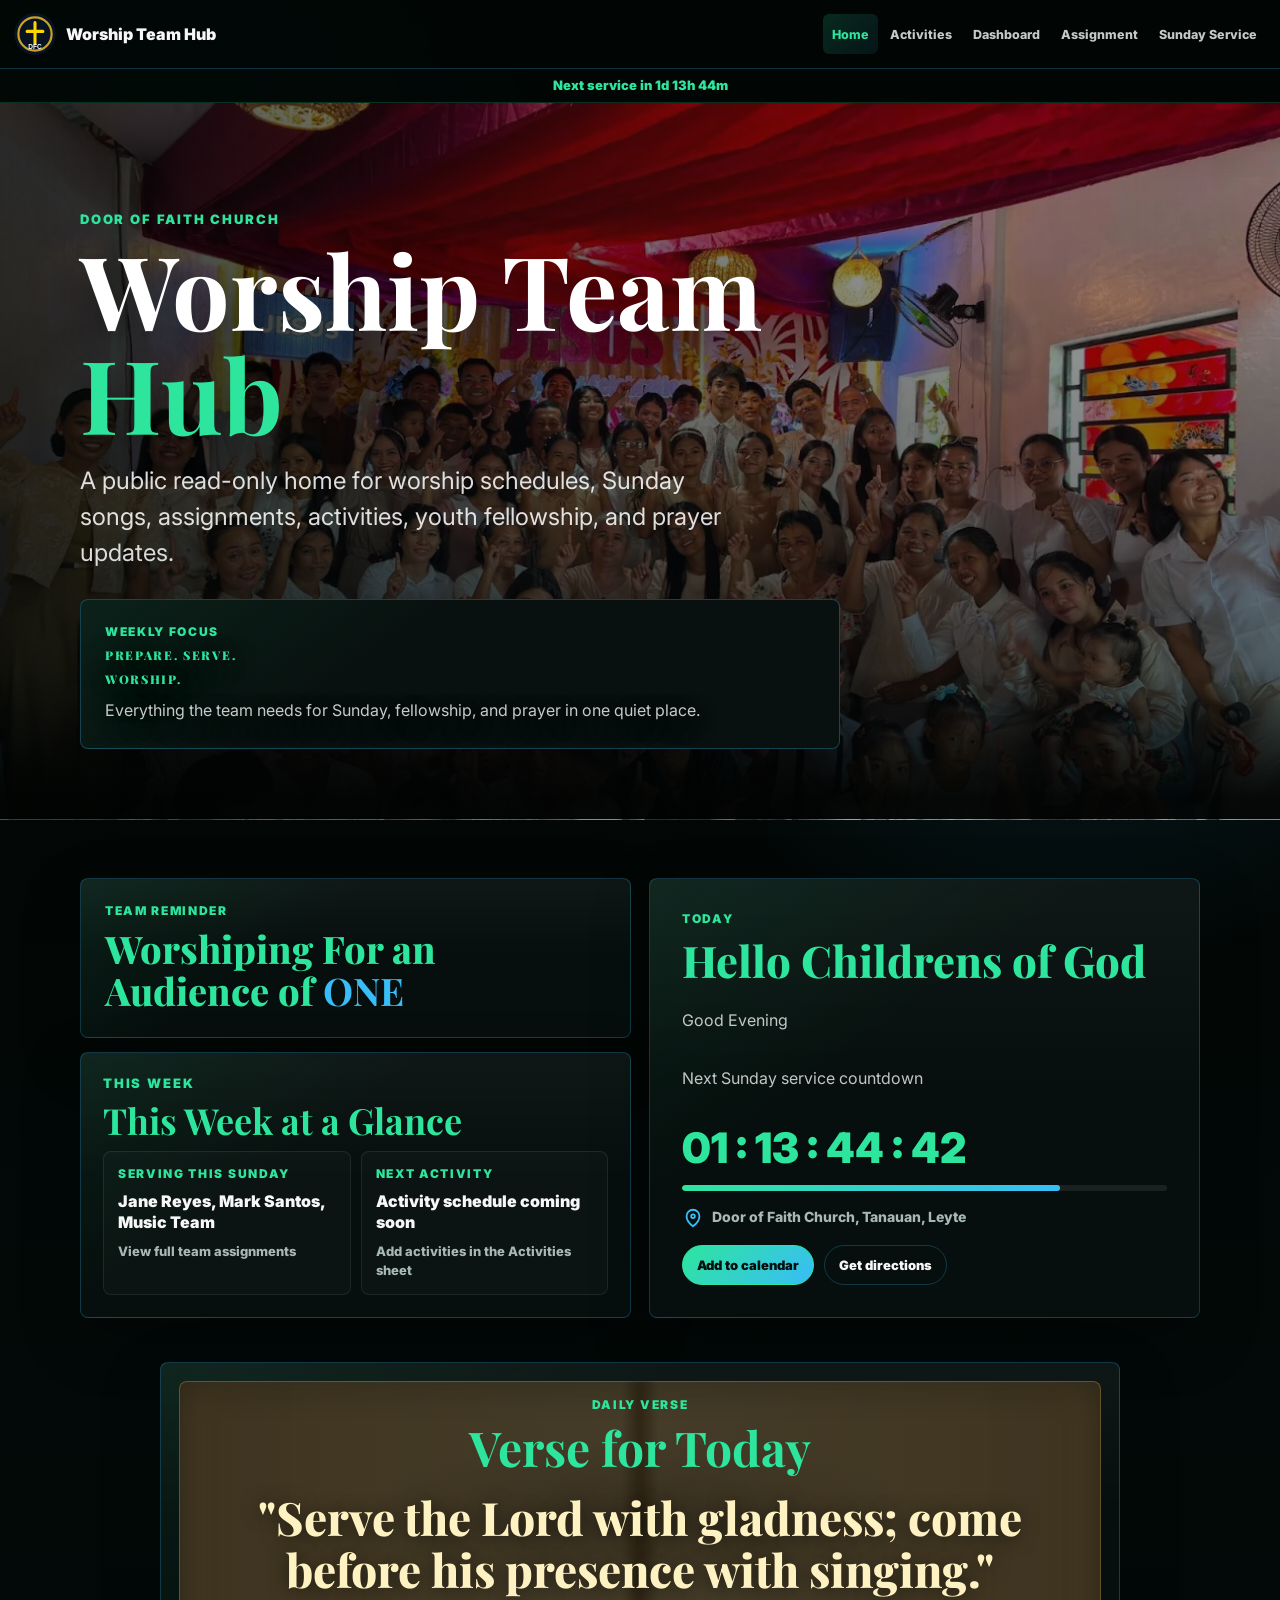
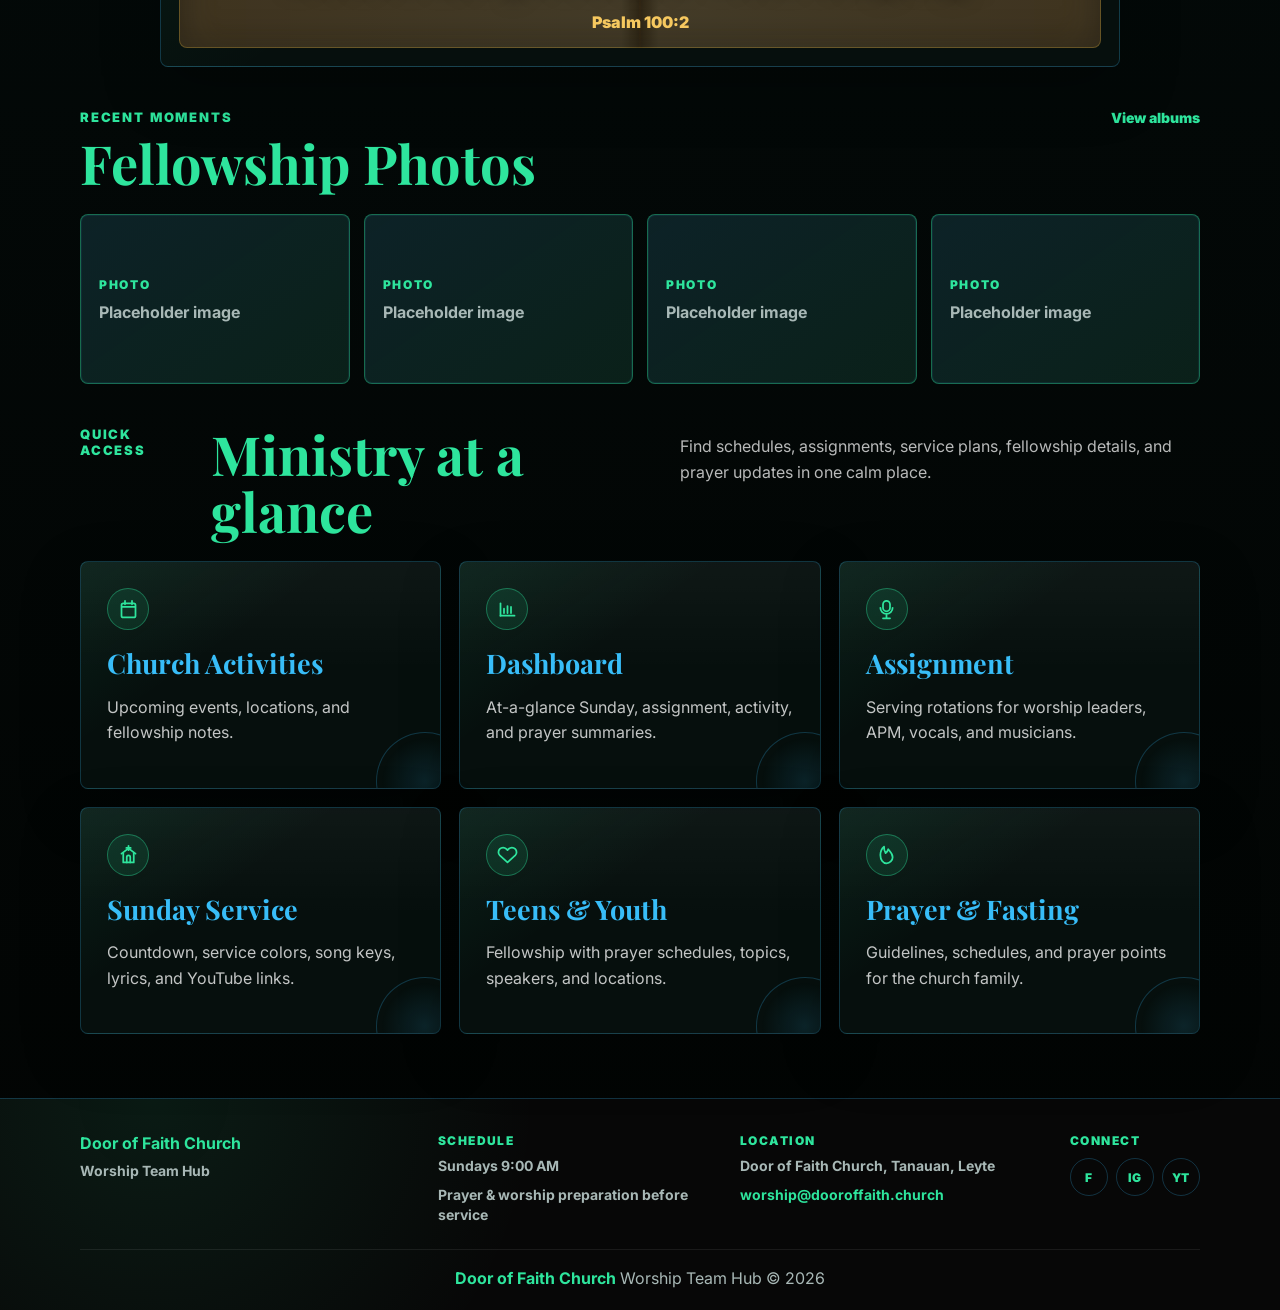
<file: index.html>
<!DOCTYPE html>
<html lang="en">
<head>
  <meta charset="UTF-8">
  <meta name="viewport" content="width=device-width, initial-scale=1.0">
  <title>Worship Team Hub | Door of Faith Church</title>
  <meta name="description" content="Public worship team hub for Door of Faith Church schedules, assignments, Sunday service songs, and prayer updates.">
  <link rel="preconnect" href="https://fonts.googleapis.com">
  <link rel="preconnect" href="https://fonts.gstatic.com" crossorigin>
  <link href="https://fonts.googleapis.com/css2?family=Inter:wght@400;500;600;700;800;900&family=Playfair+Display:wght@700;800&display=swap" rel="stylesheet">
  <link rel="stylesheet" href="css/style.css">
</head>
<body class="home-page">
  <header class="site-header">
    <nav class="navbar" aria-label="Main navigation">
      <a class="brand" href="index.html"><img src="assets/logo.svg" alt="DFC logo"><span>Worship Team Hub</span></a>
      <button class="nav-toggle" aria-expanded="false" aria-controls="primary-nav" aria-label="Toggle navigation"><span></span><span></span><span></span></button>
      <ul class="nav-links" id="primary-nav">
        <li><a href="index.html" data-nav="index">Home</a></li>
        <li><a href="activities.html" data-nav="activities">Activities</a></li>

        <li><a href="dashboard.html" data-nav="dashboard">Dashboard</a></li>
        <li><a href="assignment.html" data-nav="assignment">Assignment</a></li>
        <li><a href="sunday-service.html" data-nav="sunday-service">Sunday Service</a></li>
      </ul>
    </nav>
  </header>
  <div class="service-sticky" aria-live="polite">
    <span id="stickyCountdown">Next service loading...</span>
  </div>

  <main>
    <section class="hero">
      <div class="hero-inner">
        <div class="hero-copy-block">
          <p class="eyebrow">Door of Faith Church</p>
          <h1><span>Worship Team</span><span>Hub</span></h1>
          <p class="hero-copy">A public read-only home for worship schedules, Sunday songs, assignments, activities, youth fellowship, and prayer updates.</p>
          <aside class="hero-service-card hero-focus-card" aria-label="Worship team focus">
            <span>Weekly Focus</span>
            <strong><span>Prepare. Serve.</span><span>Worship.</span></strong>
            <p>Everything the team needs for Sunday, fellowship, and prayer in one quiet place.</p>
          </aside>
        </div>
      </div>
    </section>

    <section class="section">
      <div class="page-shell">
        <div class="home-row">
          <div class="home-left-stack">
            <article class="quote-card">
              <span class="card-kicker">Team reminder</span>
              <p><span>Worshiping For an</span><span>Audience of <strong>ONE</strong></span></p>
            </article>
            <section class="week-panel home-week-card" aria-labelledby="weekHeading">
              <div class="week-panel-head">
                <p class="eyebrow">This week</p>
                <h2 id="weekHeading">This Week at a Glance</h2>
              </div>
              <div class="week-grid" id="homeWeekGrid"></div>
            </section>
          </div>
          <article class="mini-card">
            <span class="card-kicker">Today</span>
            <p class="greeting">Hello Childrens of God</p>
            <p class="body-copy" id="timeGreeting">Good Day</p>
            <p class="body-copy">Next Sunday service countdown</p>
            <div class="mini-countdown" id="miniCountdown">00 : 00 : 00 : 00</div>
            <div class="countdown-progress" aria-label="Weekly countdown progress"><span id="serviceWeekProgress"></span></div>
            <p class="service-location">
              <span aria-hidden="true">
                <svg viewBox="0 0 24 24"><path d="M12 21s7-5.2 7-11a7 7 0 1 0-14 0c0 5.8 7 11 7 11Z"/><circle cx="12" cy="10" r="2"/></svg>
              </span>
              Door of Faith Church, Tanauan, Leyte
            </p>
            <div class="mini-actions">
              <button class="home-action primary" type="button" id="addCalendarButton">Add to calendar</button>
              <a class="home-action" id="directionsLink" href="https://www.google.com/maps/search/?api=1&query=Door+of+Faith+Church+Tanauan+Leyte" target="_blank" rel="noopener">Get directions</a>
            </div>
          </article>
        </div>

        <article class="devotional-card" aria-labelledby="devotionalHeading">
          <span class="card-kicker">Daily verse</span>
          <h2 id="devotionalHeading">Verse for Today</h2>
          <blockquote id="dailyVerseText">Loading today&apos;s encouragement...</blockquote>
          <p id="dailyVerseReference"></p>
        </article>

        <section class="featured-photos" aria-labelledby="featuredPhotosHeading">
          <div class="section-heading compact">
            <div>
              <p class="eyebrow">Recent moments</p>
              <h2 id="featuredPhotosHeading">Fellowship Photos</h2>
            </div>
            <a class="text-link" href="activities.html#photos">View albums</a>
          </div>
          <div class="featured-photo-grid" id="homePhotoStrip"></div>
        </section>

        <div class="section-heading">
          <p class="eyebrow">Quick access</p>
          <h2>Ministry at a glance</h2>
          <p>Find schedules, assignments, service plans, fellowship details, and prayer updates in one calm place.</p>
        </div>
        <div class="quick-grid" id="quickAccessGrid"></div>
      </div>
    </section>
  </main>

  <footer class="site-footer">
    <div class="footer-grid">
      <div>
        <strong>Door of Faith Church</strong>
        <p>Worship Team Hub</p>
      </div>
      <div>
        <span class="footer-label">Schedule</span>
        <p>Sundays 9:00 AM</p>
        <p>Prayer & worship preparation before service</p>
      </div>
      <div>
        <span class="footer-label">Location</span>
        <p>Door of Faith Church, Tanauan, Leyte</p>
        <p><a href="mailto:worship@dooroffaith.church">worship@dooroffaith.church</a></p>
      </div>
      <div>
        <span class="footer-label">Connect</span>
        <div class="social-links" aria-label="Social media links">
          <a href="https://www.facebook.com/dfc.tanauanleyte" target="_blank" rel="noopener" aria-label="Facebook">f</a>
          <a href="#" aria-label="Instagram">ig</a>
          <a href="#" aria-label="YouTube">yt</a>
        </div>
      </div>
    </div>
    <div class="footer-bottom"><strong>Door of Faith Church</strong> Worship Team Hub &copy; <span id="footerYear"></span></div>
  </footer>
  <script src="js/config.js"></script>
  <script src="js/main.js"></script>
</body>
</html>
</file>
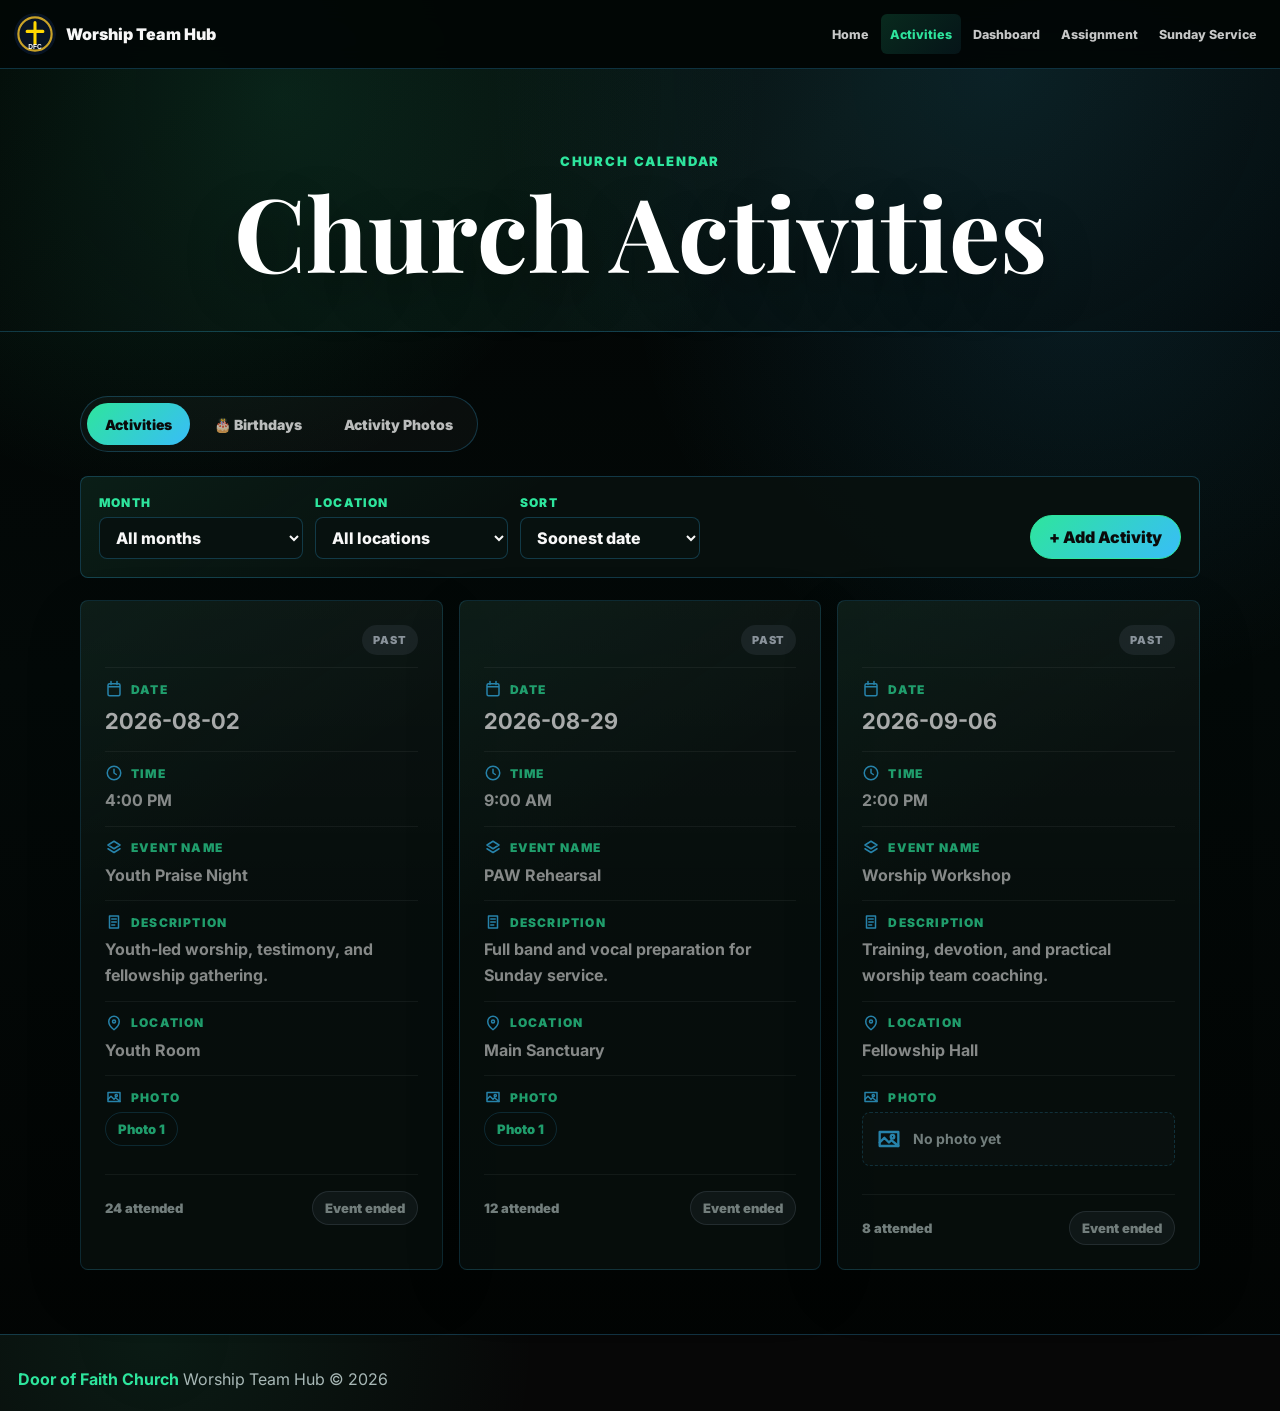
<file: activities.html>
<!DOCTYPE html>
<html lang="en">
<head>
  <meta charset="UTF-8">
  <meta name="viewport" content="width=device-width, initial-scale=1.0">
  <title>Church Activities | Worship Team Hub</title>
  <link rel="preconnect" href="https://fonts.googleapis.com">
  <link rel="preconnect" href="https://fonts.gstatic.com" crossorigin>
  <link href="https://fonts.googleapis.com/css2?family=Inter:wght@400;500;600;700;800;900&family=Playfair+Display:wght@700;800&display=swap" rel="stylesheet">
  <link rel="stylesheet" href="css/style.css">
</head>
<body>
  <header class="site-header">
    <nav class="navbar" aria-label="Main navigation">
      <a class="brand" href="index.html"><img src="assets/logo.svg" alt="DFC logo"><span>Worship Team Hub</span></a>
      <button class="nav-toggle" aria-expanded="false" aria-controls="primary-nav" aria-label="Toggle navigation"><span></span><span></span><span></span></button>
      <ul class="nav-links" id="primary-nav">
        <li><a href="index.html" data-nav="index">Home</a></li>
        <li><a href="activities.html" data-nav="activities">Activities</a></li>

        <li><a href="dashboard.html" data-nav="dashboard">Dashboard</a></li>
        <li><a href="assignment.html" data-nav="assignment">Assignment</a></li>
        <li><a href="sunday-service.html" data-nav="sunday-service">Sunday Service</a></li>
      </ul>
    </nav>
  </header>
  <main>
    <section class="page-title"><p class="eyebrow">Church calendar</p><h1>Church Activities</h1></section>
    <section class="section">
      <div class="page-shell">
        <div class="activity-tabs" role="tablist" aria-label="Activity views">
          <button class="activity-tab is-active" type="button" id="activitiesTab" role="tab" aria-selected="true" aria-controls="activitiesPanel" data-activity-tab="activities">Activities</button>
          <button class="activity-tab" type="button" id="birthdaysTab" role="tab" aria-selected="false" aria-controls="birthdaysPanel" data-activity-tab="birthdays">🎂 Birthdays</button>
          <button class="activity-tab" type="button" id="photosTab" role="tab" aria-selected="false" aria-controls="photosPanel" data-activity-tab="photos">Activity Photos</button>
        </div>

        <section class="activity-panel is-active" id="activitiesPanel" role="tabpanel" aria-labelledby="activitiesTab" data-activity-panel="activities">
          <div class="activity-toolbar">
            <div class="activity-filters" aria-label="Activity filters">
              <label class="activity-filter-field" for="activityMonthFilter">
                <span>Month</span>
                <select id="activityMonthFilter"></select>
              </label>
              <label class="activity-filter-field" for="activityLocationFilter">
                <span>Location</span>
                <select id="activityLocationFilter"></select>
              </label>
              <label class="activity-filter-field" for="activitySortSelect">
                <span>Sort</span>
                <select id="activitySortSelect">
                  <option value="soonest">Soonest date</option>
                  <option value="latest">Latest date</option>
                </select>
              </label>
            </div>
            <button class="gold-action" type="button" id="openActivityModal">+ Add Activity</button>
          </div>
          <div class="record-grid activity-record-grid" data-activity-list></div>
        </section>

        <section class="activity-panel" id="birthdaysPanel" role="tabpanel" aria-labelledby="birthdaysTab" data-activity-panel="birthdays" hidden>
          <div class="birthday-layout">
            <section class="birthday-calendar-card" aria-label="Birthday calendar">
              <div class="birthday-calendar-head">
                <button class="birthday-month-button" type="button" id="birthdayPrevMonth" aria-label="Previous month">&lt;</button>
                <h2 id="birthdayCurrentMonth">Birthdays</h2>
                <button class="birthday-month-button" type="button" id="birthdayNextMonth" aria-label="Next month">&gt;</button>
              </div>
              <div class="birthday-calendar-grid" id="birthdayCalendarGrid"></div>
            </section>
            <aside class="birthday-upcoming-card" aria-label="Upcoming birthdays">
              <p class="eyebrow">Team calendar</p>
              <h2>Upcoming Birthdays</h2>
              <div class="birthday-list" id="birthdayUpcomingList"></div>
            </aside>
          </div>
        </section>

        <section class="activity-panel" id="photosPanel" role="tabpanel" aria-labelledby="photosTab" data-activity-panel="photos" hidden>
          <div class="photo-toolbar">
            <div>
              <p class="eyebrow">Shared memories</p>
              <h2>Activity photo albums</h2>
              <p>Create simple albums for rehearsals, fellowship, worship workshops, and ministry gatherings. Photos are saved online when cloud album storage is connected.</p>
              <p class="album-status" id="albumStorageStatus" role="status" aria-live="polite">Checking album storage...</p>
            </div>
            <form class="album-create" id="albumCreateForm">
              <label for="albumName">Album name</label>
              <div>
                <input type="text" id="albumName" maxlength="80" placeholder="e.g. Youth Fellowship Night" required>
                <button class="gold-action" type="submit">Create Album</button>
              </div>
            </form>
          </div>
          <div class="album-workspace" id="activityAlbumWorkspace">
            <aside class="album-sidebar" aria-label="Activity photo albums">
              <div class="album-sidebar-head">
                <span class="card-kicker">Albums</span>
                <strong id="albumCount">0</strong>
              </div>
              <div class="album-list" id="albumList"></div>
            </aside>
            <div class="album-detail" id="albumDetail">
              <div class="album-empty">
                <span class="card-kicker">Activity Photos</span>
                <h2>Create an album to start adding photos.</h2>
                <p>Albums keep your church activity memories organized and easy to browse.</p>
              </div>
            </div>
          </div>
        </section>
      </div>
    </section>
  </main>

  <div class="form-modal" id="activityModal" aria-hidden="true" role="dialog" aria-labelledby="activityModalTitle">
    <div class="form-panel">
      <button class="form-close" type="button" id="closeActivityModal" aria-label="Close add activity form">&times;</button>
      <p class="eyebrow">Public submission</p>
      <h2 id="activityModalTitle">Add Activity</h2>
      <form id="addActivityForm">
        <label>
          <span>Date</span>
          <input type="date" id="activityDate" required>
        </label>
        <label>
          <span>Time</span>
          <input type="time" id="activityTime">
        </label>
        <label>
          <span>Event Name</span>
          <input type="text" id="activityEventName" required maxlength="120">
        </label>
        <label>
          <span>Description</span>
          <textarea id="activityDescription" rows="4" maxlength="800"></textarea>
        </label>
        <label>
          <span>Location</span>
          <input type="text" id="activityLocation" maxlength="160">
        </label>
        <label>
          <span>Photos</span>
          <input type="file" id="activityPhotos" accept="image/*" multiple>
        </label>
        <p class="form-help">You may upload up to 6 photos. Each photo should be 5 MB or smaller.</p>
        <p class="form-status" id="activityFormStatus" role="status" aria-live="polite"></p>
        <button class="gold-action submit-action" type="submit" id="submitActivity">Submit Activity</button>
      </form>
    </div>
  </div>

  <footer class="site-footer"><strong>Door of Faith Church</strong> Worship Team Hub &copy; <span id="footerYear"></span></footer>
  <script src="js/config.js"></script>
  <script src="js/main.js"></script>
</body>
</html>
</file>
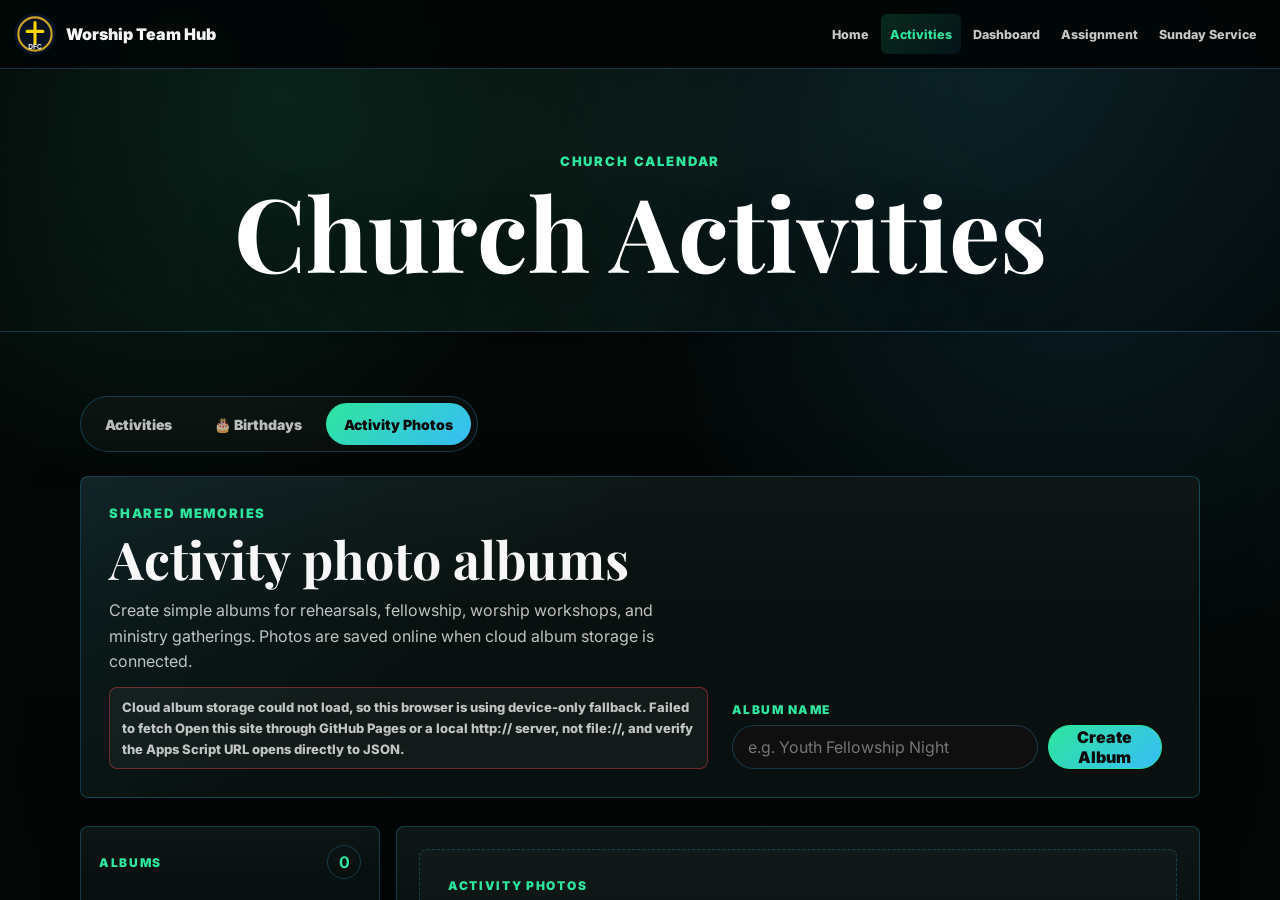
<file: activity-photos.html>
<!DOCTYPE html>
<html lang="en">
<head>
  <meta charset="UTF-8">
  <meta name="viewport" content="width=device-width, initial-scale=1.0">
  <title>Activity Photos | Worship Team Hub</title>
  <meta http-equiv="refresh" content="0; url=activities.html#photos">
  <link rel="canonical" href="activities.html#photos">
</head>
<body>
  <p>Activity Photos has moved to the Activities page. <a href="activities.html#photos">Open Activity Photos</a>.</p>
</body>
</html>
</file>
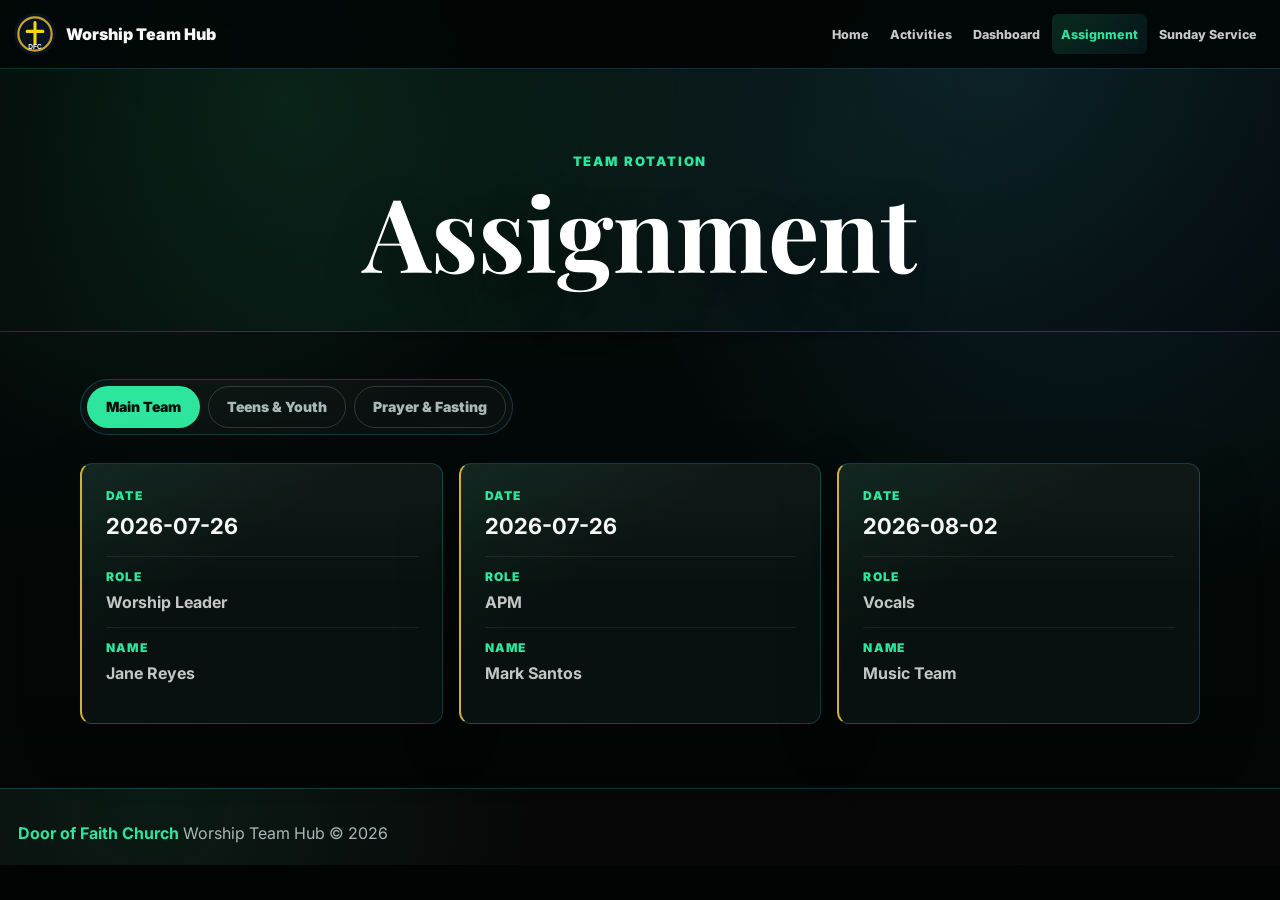
<file: assignment.html>
<!DOCTYPE html>
<html lang="en">
<head>
  <meta charset="UTF-8">
  <meta name="viewport" content="width=device-width, initial-scale=1.0">
  <title>Assignment | Worship Team Hub</title>
  <link rel="preconnect" href="https://fonts.googleapis.com">
  <link rel="preconnect" href="https://fonts.gstatic.com" crossorigin>
  <link href="https://fonts.googleapis.com/css2?family=Inter:wght@400;500;600;700;800;900&family=Playfair+Display:wght@700;800&display=swap" rel="stylesheet">
  <link rel="stylesheet" href="css/style.css">
</head>
<body>
  <header class="site-header">
    <nav class="navbar" aria-label="Main navigation">
      <a class="brand" href="index.html"><img src="assets/logo.svg" alt="DFC logo"><span>Worship Team Hub</span></a>
      <button class="nav-toggle" aria-expanded="false" aria-controls="primary-nav" aria-label="Toggle navigation"><span></span><span></span><span></span></button>
      <ul class="nav-links" id="primary-nav">
        <li><a href="index.html" data-nav="index">Home</a></li>
        <li><a href="activities.html" data-nav="activities">Activities</a></li>

        <li><a href="dashboard.html" data-nav="dashboard">Dashboard</a></li>
        <li><a href="assignment.html" data-nav="assignment">Assignment</a></li>
        <li><a href="sunday-service.html" data-nav="sunday-service">Sunday Service</a></li>
      </ul>
    </nav>
  </header>
  <main>
    <section class="page-title"><p class="eyebrow">Team rotation</p><h1>Assignment</h1></section>
    <section class="section">
      <div class="page-shell">
        <div class="assignment-tabs" role="tablist" aria-label="Assignment sections">
          <button class="assignment-tab is-active" type="button" id="mainTeamTab" role="tab" aria-selected="true" aria-controls="mainTeamPanel" data-assignment-tab="main-team">Main Team</button>
          <button class="assignment-tab" type="button" id="teensYouthTab" role="tab" aria-selected="false" aria-controls="teensYouthPanel" data-assignment-tab="teens-youth">Teens & Youth</button>
          <button class="assignment-tab" type="button" id="prayerFastingTab" role="tab" aria-selected="false" aria-controls="prayerFastingPanel" data-assignment-tab="prayer-fasting">Prayer & Fasting</button>
        </div>
        <section class="assignment-panel is-active" id="mainTeamPanel" role="tabpanel" aria-labelledby="mainTeamTab" data-assignment-panel="main-team">
          <div class="record-grid assignment-record-grid" data-assignment-sheet="Assignments" data-assignment-kind="main"></div>
        </section>
        <section class="assignment-panel" id="teensYouthPanel" role="tabpanel" aria-labelledby="teensYouthTab" data-assignment-panel="teens-youth" hidden>
          <div class="record-grid assignment-record-grid" data-assignment-sheet="YouthFellowship" data-assignment-kind="youth"></div>
        </section>
        <section class="assignment-panel" id="prayerFastingPanel" role="tabpanel" aria-labelledby="prayerFastingTab" data-assignment-panel="prayer-fasting" hidden>
          <div class="record-grid assignment-record-grid" data-assignment-sheet="PrayerFasting" data-assignment-kind="prayer"></div>
        </section>
      </div>
    </section>
  </main>
  <footer class="site-footer"><strong>Door of Faith Church</strong> Worship Team Hub &copy; <span id="footerYear"></span></footer>
  <script src="js/config.js"></script>
  <script src="js/main.js"></script>
</body>
</html>
</file>
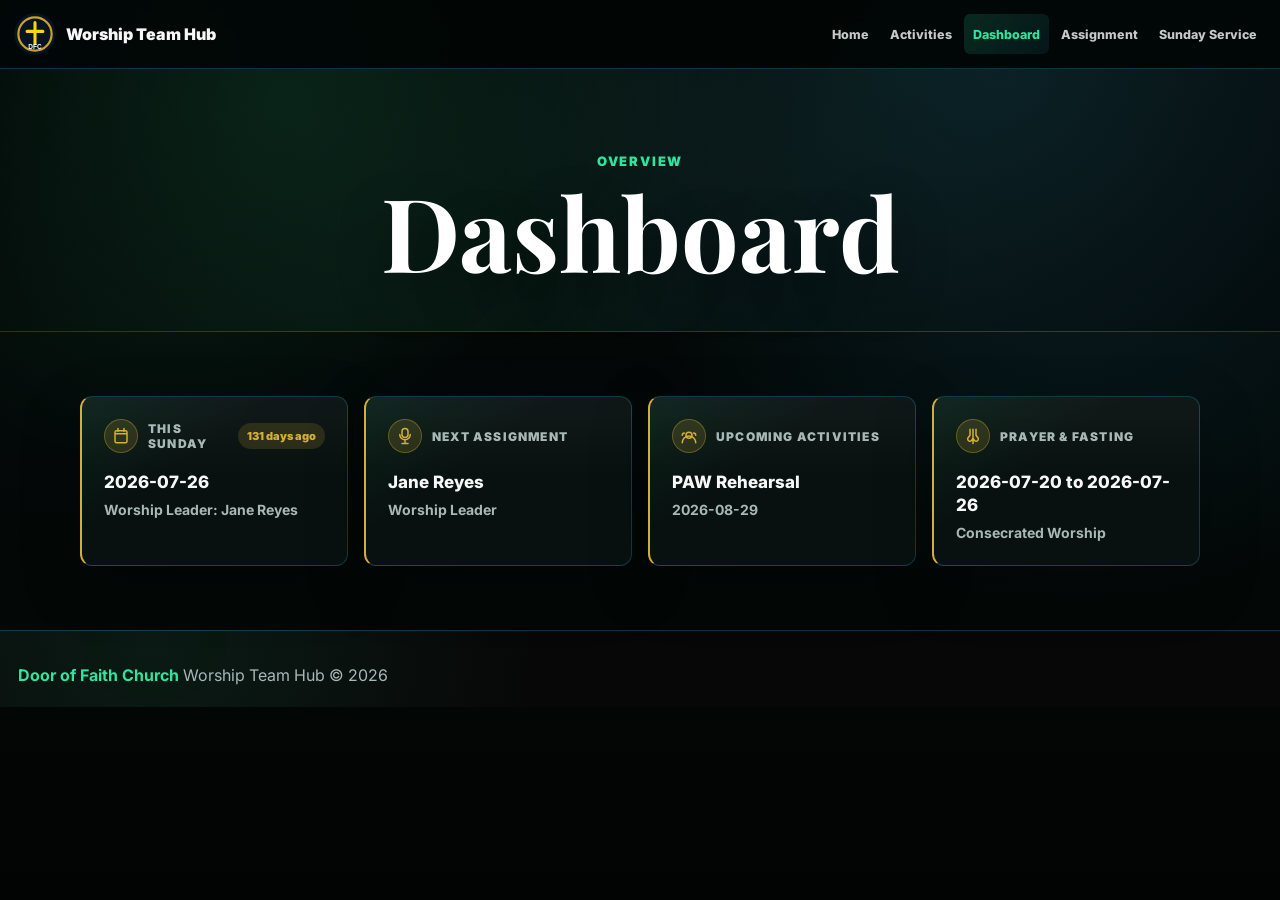
<file: dashboard.html>
<!DOCTYPE html>
<html lang="en">
<head>
  <meta charset="UTF-8">
  <meta name="viewport" content="width=device-width, initial-scale=1.0">
  <title>Dashboard | Worship Team Hub</title>
  <link rel="preconnect" href="https://fonts.googleapis.com">
  <link rel="preconnect" href="https://fonts.gstatic.com" crossorigin>
  <link href="https://fonts.googleapis.com/css2?family=Inter:wght@400;500;600;700;800;900&family=Playfair+Display:wght@700;800&display=swap" rel="stylesheet">
  <link rel="stylesheet" href="css/style.css">
</head>
<body>
  <header class="site-header">
    <nav class="navbar" aria-label="Main navigation">
      <a class="brand" href="index.html"><img src="assets/logo.svg" alt="DFC logo"><span>Worship Team Hub</span></a>
      <button class="nav-toggle" aria-expanded="false" aria-controls="primary-nav" aria-label="Toggle navigation"><span></span><span></span><span></span></button>
      <ul class="nav-links" id="primary-nav">
        <li><a href="index.html" data-nav="index">Home</a></li>
        <li><a href="activities.html" data-nav="activities">Activities</a></li>

        <li><a href="dashboard.html" data-nav="dashboard">Dashboard</a></li>
        <li><a href="assignment.html" data-nav="assignment">Assignment</a></li>
        <li><a href="sunday-service.html" data-nav="sunday-service">Sunday Service</a></li>
      </ul>
    </nav>
  </header>
  <main>
    <section class="page-title"><p class="eyebrow">Overview</p><h1>Dashboard</h1></section>
    <section class="section"><div class="page-shell dashboard-grid" id="dashboardCards"></div></section>
  </main>
  <footer class="site-footer"><strong>Door of Faith Church</strong> Worship Team Hub &copy; <span id="footerYear"></span></footer>
  <script src="js/config.js"></script>
  <script src="js/main.js"></script>
</body>
</html>
</file>
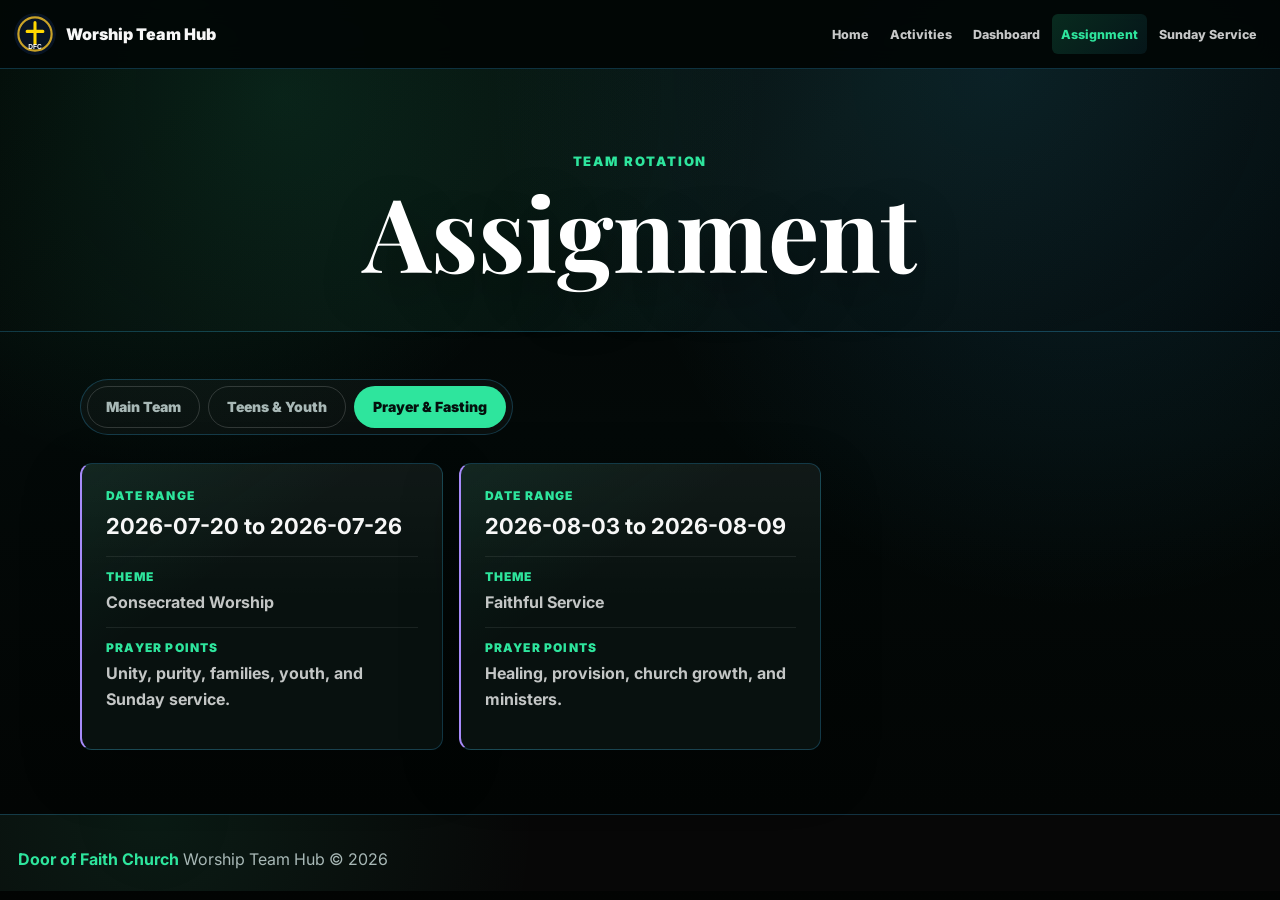
<file: prayer-fasting.html>
<!DOCTYPE html>
<html lang="en">
<head>
  <meta charset="UTF-8">
  <meta name="viewport" content="width=device-width, initial-scale=1.0">
  <title>Prayer & Fasting | Worship Team Hub</title>
  <meta http-equiv="refresh" content="0; url=assignment.html#prayer-fasting">
  <link rel="canonical" href="assignment.html#prayer-fasting">
</head>
<body>
  <p>Prayer & Fasting has moved to the Assignment page. <a href="assignment.html#prayer-fasting">Open Prayer & Fasting assignments</a>.</p>
</body>
</html>
</file>
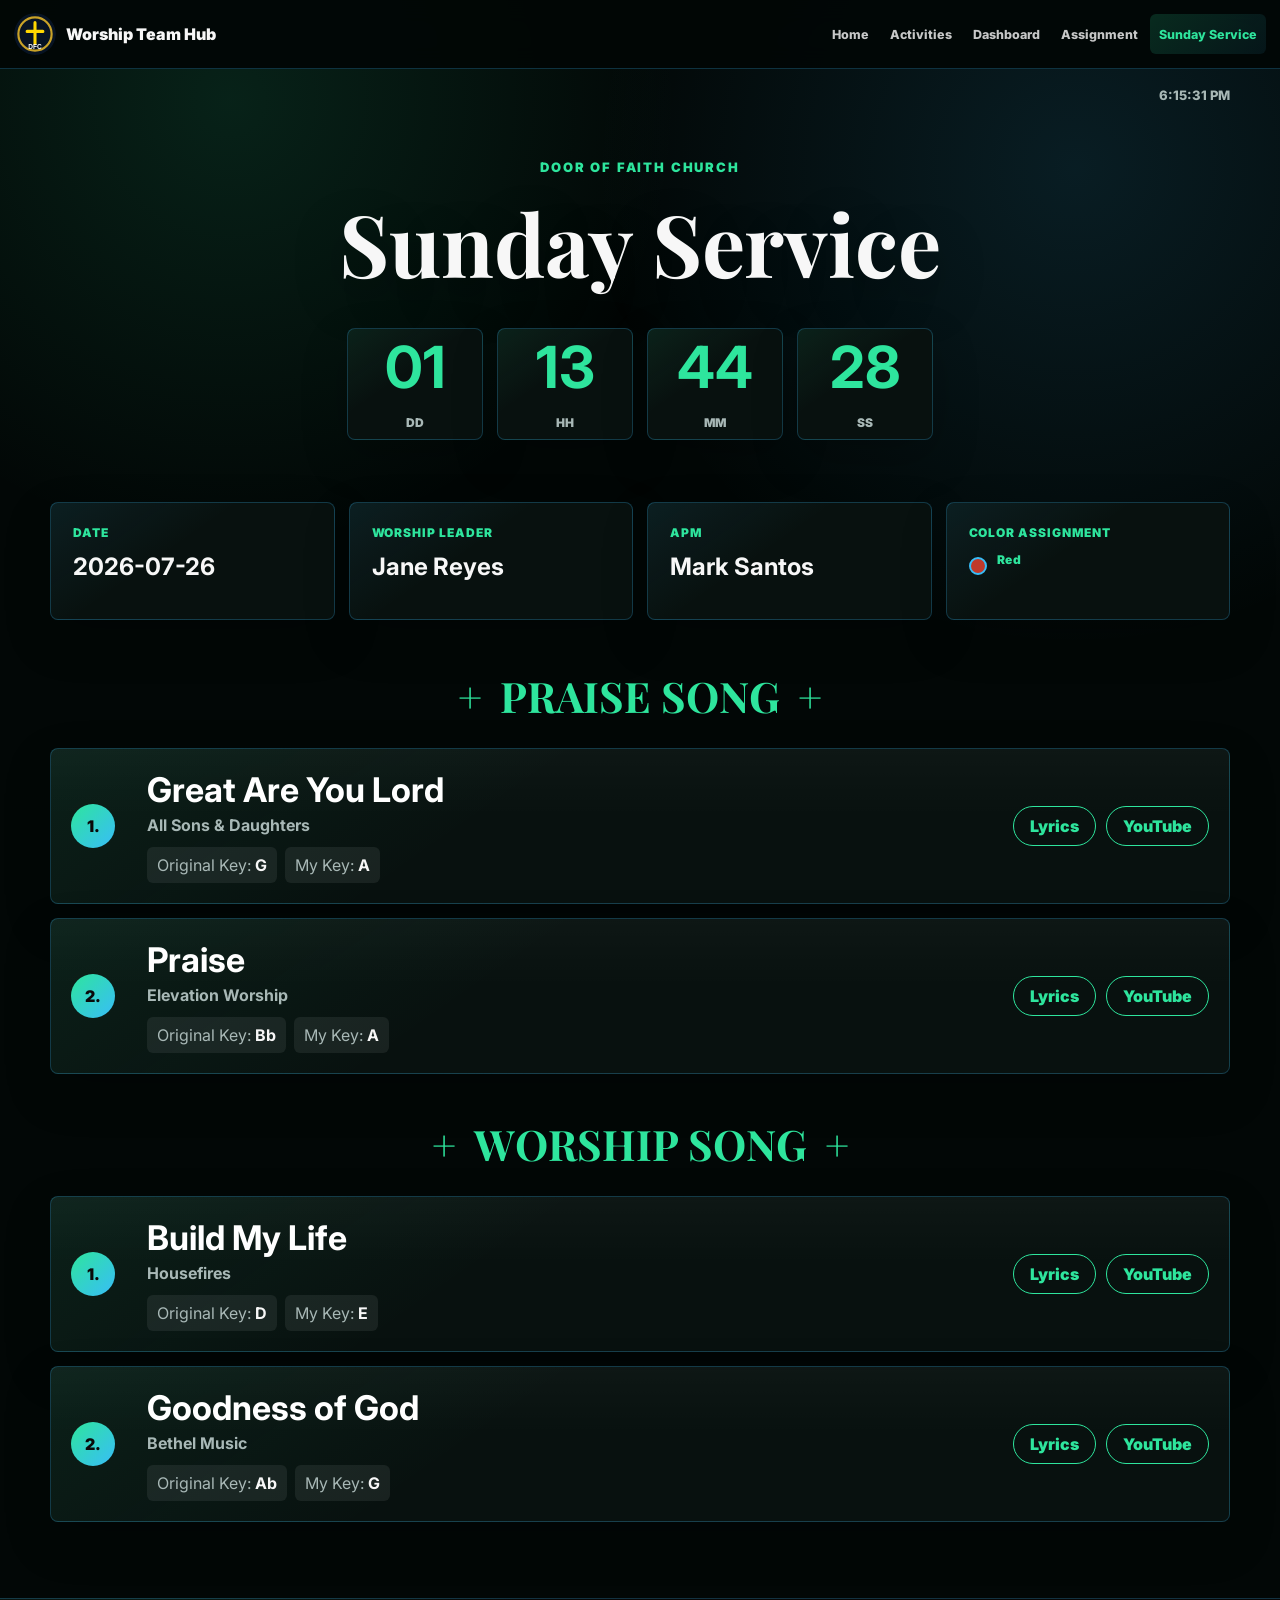
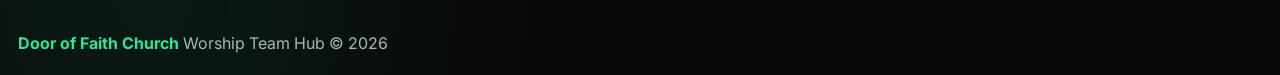
<file: sunday-service.html>
<!DOCTYPE html>
<html lang="en">
<head>
  <meta charset="UTF-8">
  <meta name="viewport" content="width=device-width, initial-scale=1.0">
  <title>Sunday Service | Worship Team Hub</title>
  <link rel="preconnect" href="https://fonts.googleapis.com">
  <link rel="preconnect" href="https://fonts.gstatic.com" crossorigin>
  <link href="https://fonts.googleapis.com/css2?family=Inter:wght@400;500;600;700;800;900&family=Playfair+Display:wght@700;800&display=swap" rel="stylesheet">
  <link rel="stylesheet" href="css/style.css">
  <link rel="stylesheet" href="css/sunday-service.css">
</head>
<body class="service-page">
  <header class="site-header">
    <nav class="navbar" aria-label="Main navigation">
      <a class="brand" href="index.html"><img src="assets/logo.svg" alt="DFC logo"><span>Worship Team Hub</span></a>
      <button class="nav-toggle" aria-expanded="false" aria-controls="primary-nav" aria-label="Toggle navigation"><span></span><span></span><span></span></button>
      <ul class="nav-links" id="primary-nav">
        <li><a href="index.html" data-nav="index">Home</a></li>
        <li><a href="activities.html" data-nav="activities">Activities</a></li>

        <li><a href="dashboard.html" data-nav="dashboard">Dashboard</a></li>
        <li><a href="assignment.html" data-nav="assignment">Assignment</a></li>
        <li><a href="sunday-service.html" data-nav="sunday-service">Sunday Service</a></li>
      </ul>
    </nav>
  </header>

  <main class="service-shell">
    <div class="current-time" id="currentTime">--:--</div>
    <section class="service-hero">
      <p class="eyebrow">Door of Faith Church</p>
      <h1>Sunday Service</h1>
      <div class="countdown" aria-label="Countdown to next Sunday at 8:00 AM">
        <div><strong id="days">00</strong><span>DD</span></div>
        <div><strong id="hours">00</strong><span>HH</span></div>
        <div><strong id="minutes">00</strong><span>MM</span></div>
        <div><strong id="seconds">00</strong><span>SS</span></div>
      </div>
    </section>

    <section class="service-info-grid" aria-label="Service information">
      <article class="info-card"><span>DATE</span><strong id="serviceDate">Loading...</strong></article>
      <article class="info-card"><span>WORSHIP LEADER</span><strong id="worshipLeader">Loading...</strong></article>
      <article class="info-card"><span>APM</span><strong id="apm">Loading...</strong></article>
      <article class="info-card"><span>COLOR ASSIGNMENT</span><strong class="color-value"><i id="colorDot"></i><span id="colorAssignment">Loading...</span></strong></article>
    </section>

    <section class="song-group">
      <h2 class="song-group-title"><span>+</span> PRAISE SONG <span>+</span></h2>
      <div class="song-list" id="praiseSongs"></div>
    </section>

    <section class="song-group">
      <h2 class="song-group-title"><span>+</span> WORSHIP SONG <span>+</span></h2>
      <div class="song-list" id="worshipSongs"></div>
    </section>
  </main>

  <footer class="site-footer">
    <strong>Door of Faith Church</strong> Worship Team Hub &copy; <span id="footerYear"></span>
  </footer>
  <script src="js/config.js"></script>
  <script src="js/main.js"></script>
  <script src="js/sunday-service.js"></script>
</body>
</html>
</file>
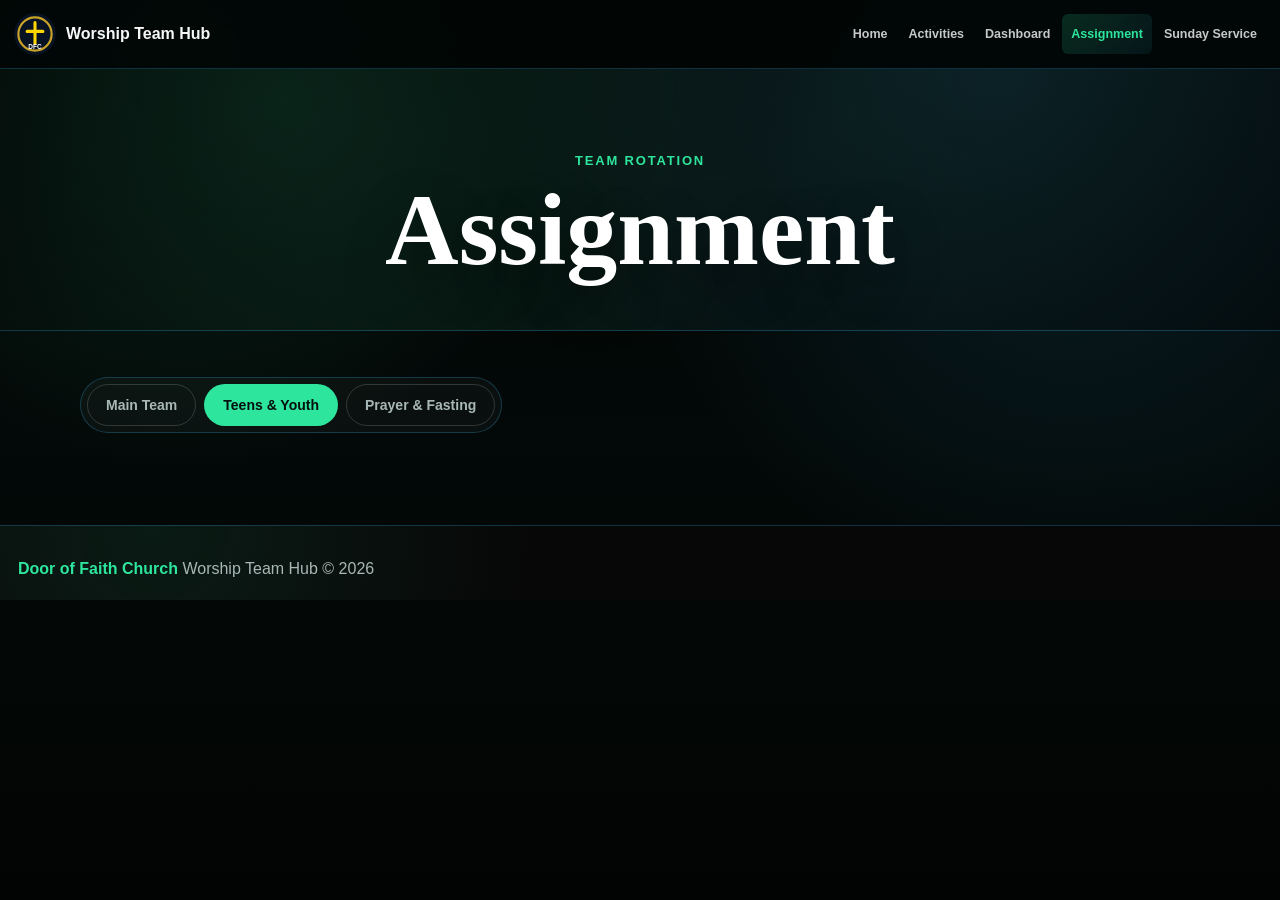
<file: teens-youth.html>
<!DOCTYPE html>
<html lang="en">
<head>
  <meta charset="UTF-8">
  <meta name="viewport" content="width=device-width, initial-scale=1.0">
  <title>Teens & Youth | Worship Team Hub</title>
  <meta http-equiv="refresh" content="0; url=assignment.html#teens-youth">
  <link rel="canonical" href="assignment.html#teens-youth">
</head>
<body>
  <p>Teens & Youth has moved to the Assignment page. <a href="assignment.html#teens-youth">Open Teens & Youth assignments</a>.</p>
</body>
</html>
</file>
<file: css/style.css>
:root {
  --bg: #020706;
  --bg-soft: #07110f;
  --panel: #08110f;
  --panel-2: #0b1a1b;
  --gold: #2ee59d;
  --gold-soft: rgba(46, 229, 157, 0.16);
  --blue: #38bdf8;
  --green: #2ee59d;
  --amber: #d4af37;
  --amber-soft: rgba(212, 175, 55, 0.16);
  --text: #f7f7f7;
  --muted: #a8b8b6;
  --line: rgba(56, 189, 248, 0.24);
  --danger: #ef4444;
}

* {
  box-sizing: border-box;
}

body {
  margin: 0;
  min-height: 100vh;
  font-family: "Inter", "Lato", Arial, sans-serif;
  color: var(--text);
  background:
    radial-gradient(circle at 14% 6%, rgba(46, 229, 157, 0.14), transparent 26rem),
    radial-gradient(circle at 84% 18%, rgba(56, 189, 248, 0.12), transparent 28rem),
    linear-gradient(180deg, #020403 0%, #030908 48%, #020403 100%);
  overflow-x: hidden;
}

body.home-page {
  --bg: #020706;
  --bg-soft: #07110f;
  --panel: #08110f;
  --panel-2: #0b1a1b;
  --gold: #2ee59d;
  --gold-soft: rgba(46, 229, 157, 0.16);
  --blue: #38bdf8;
  --green: #2ee59d;
  --line: rgba(56, 189, 248, 0.24);
  background:
    radial-gradient(circle at 14% 6%, rgba(46, 229, 157, 0.16), transparent 26rem),
    radial-gradient(circle at 84% 18%, rgba(56, 189, 248, 0.14), transparent 28rem),
    linear-gradient(180deg, #020403 0%, #030908 48%, #020403 100%);
}

a {
  color: inherit;
  text-decoration: none;
}

.site-header {
  position: sticky;
  top: 0;
  z-index: 20;
  border-bottom: 1px solid var(--line);
  background: rgba(2, 7, 6, 0.94);
  backdrop-filter: blur(12px);
}

.service-sticky {
  position: sticky;
  top: 68px;
  z-index: 18;
  display: flex;
  justify-content: center;
  min-height: 34px;
  padding: 8px 18px;
  border-bottom: 1px solid rgba(46, 229, 157, 0.18);
  background: rgba(2, 7, 6, 0.9);
  color: var(--green);
  font-size: 13px;
  font-weight: 900;
  backdrop-filter: blur(10px);
}

.navbar {
  min-height: 68px;
  display: flex;
  align-items: center;
  justify-content: space-between;
  gap: 14px;
  width: min(1280px, calc(100% - 28px));
  margin: 0 auto;
}

.brand {
  display: inline-flex;
  align-items: center;
  gap: 10px;
  font-weight: 900;
  white-space: nowrap;
}

.brand img {
  width: 42px;
  height: 42px;
  border-radius: 50%;
}

.nav-links {
  display: flex;
  align-items: center;
  gap: 3px;
  padding: 0;
  margin: 0;
  list-style: none;
}

.nav-links a {
  display: inline-flex;
  align-items: center;
  min-height: 40px;
  padding: 0 9px;
  border-radius: 6px;
  color: rgba(255, 255, 255, 0.78);
  font-size: 12.5px;
  font-weight: 800;
}

.nav-links a:hover,
.nav-links a.active {
  color: var(--gold);
  background:
    linear-gradient(135deg, rgba(46, 229, 157, 0.16), rgba(56, 189, 248, 0.08));
}

.nav-toggle {
  display: none;
  width: 42px;
  height: 42px;
  border: 1px solid var(--line);
  border-radius: 6px;
  background: transparent;
}

.nav-toggle span {
  display: block;
  width: 20px;
  height: 2px;
  margin: 4px auto;
  background: var(--gold);
}

.hero {
  min-height: 60vh;
  display: grid;
  align-items: center;
  padding: 82px 18px 46px;
  background:
    linear-gradient(90deg, rgba(5, 5, 5, 0.94) 0%, rgba(10, 10, 10, 0.68) 48%, rgba(10, 10, 10, 0.36) 100%),
    linear-gradient(180deg, rgba(10, 10, 10, 0.1), #0a0a0a 100%),
    url("https://images.unsplash.com/photo-1507692049790-de58290a4334?auto=format&fit=crop&w=1800&q=80") center/cover;
}

.hero-inner {
  display: grid;
  grid-template-columns: minmax(0, 1fr) 340px;
  align-items: end;
  gap: 28px;
  width: min(1120px, 100%);
  margin: 0 auto;
}

.hero-copy-block {
  max-width: 760px;
  min-width: 0;
}

.page-shell {
  width: min(1120px, 100%);
  margin: 0 auto;
}

.eyebrow {
  margin: 0 0 10px;
  color: var(--gold);
  font-size: 13px;
  font-weight: 900;
  text-transform: uppercase;
  letter-spacing: 0.14em;
}

h1,
h2,
h3 {
  letter-spacing: 0;
}

.hero h1,
.page-title h1 {
  margin: 0;
  font-family: "Playfair Display", Georgia, serif;
  font-size: clamp(52px, 8vw, 102px);
  line-height: 1.02;
  overflow-wrap: anywhere;
}

.hero h1 span,
.page-title h1 span,
.hero-service-card strong span,
.quote-card p span {
  display: block;
}

.hero-copy {
  max-width: 720px;
  margin: 18px 0 0;
  color: rgba(255, 255, 255, 0.78);
  font-size: clamp(18px, 3vw, 24px);
  line-height: 1.5;
}

.hero-actions {
  display: flex;
  flex-wrap: wrap;
  gap: 12px;
  margin-top: 28px;
}

.hero-button {
  display: inline-flex;
  align-items: center;
  justify-content: center;
  min-height: 46px;
  padding: 0 18px;
  border: 1px solid var(--line);
  border-radius: 999px;
  color: var(--text);
  font-size: 14px;
  font-weight: 900;
  transition: transform 180ms ease, border-color 180ms ease, background 180ms ease;
}

.hero-button.primary {
  border-color: var(--gold);
  background: var(--gold);
  color: #0a0a0a;
}

.hero-button:hover {
  transform: translateY(-2px);
  border-color: var(--gold);
  background: var(--gold-soft);
}

.hero-button.primary:hover {
  background: #7cf7c2;
}

.home-page .hero {
  position: relative;
  min-height: 74vh;
  overflow: hidden;
  padding: 108px 18px 70px;
  background:
    linear-gradient(90deg, rgba(0, 4, 4, 0.72) 0%, rgba(2, 9, 11, 0.46) 46%, rgba(2, 7, 8, 0.18) 100%),
    linear-gradient(180deg, rgba(0, 0, 0, 0.02) 0%, rgba(2, 7, 6, 0.66) 100%),
    url("../assets/home-hero-church-family.png") center/cover no-repeat;
  border-bottom: 1px solid rgba(56, 189, 248, 0.22);
}

.home-page .hero::after {
  content: "";
  position: absolute;
  inset: auto 0 0;
  height: 150px;
  pointer-events: none;
  background: linear-gradient(180deg, transparent, rgba(2, 4, 3, 0.92) 86%);
}

.home-page .hero-inner {
  position: relative;
  z-index: 1;
  grid-template-columns: minmax(0, 1fr);
  align-items: center;
  gap: 34px;
}

.home-page .hero-copy-block {
  max-width: 820px;
}

.home-page .hero h1 {
  max-width: 780px;
  color: #ffffff;
  letter-spacing: 0;
  text-shadow: 0 18px 52px rgba(0, 0, 0, 0.64);
}

.home-page .hero h1 span:last-child {
  color: var(--green);
}

.home-page .hero-copy {
  max-width: 680px;
  color: rgba(255, 255, 255, 0.86);
}

.hero-highlights {
  display: flex;
  flex-wrap: wrap;
  gap: 10px;
  margin-top: 28px;
}

.hero-highlights span {
  display: inline-flex;
  align-items: center;
  min-height: 38px;
  padding: 0 14px;
  border: 1px solid rgba(56, 189, 248, 0.36);
  border-radius: 999px;
  background: rgba(2, 10, 12, 0.62);
  color: rgba(255, 255, 255, 0.88);
  font-size: 13px;
  font-weight: 900;
  box-shadow: inset 0 0 0 1px rgba(46, 229, 157, 0.08);
  backdrop-filter: blur(10px);
}

.home-page .hero-service-card {
  border-color: rgba(46, 229, 157, 0.34);
  background:
    linear-gradient(145deg, rgba(46, 229, 157, 0.08), transparent 38%),
    rgba(7, 17, 15, 0.82);
  box-shadow: 0 24px 80px rgba(0, 0, 0, 0.5);
}

.home-page .hero-service-card strong {
  color: #ffffff;
  text-shadow: 0 10px 30px rgba(0, 0, 0, 0.72);
}

.home-page .hero-service-card p {
  color: rgba(255, 255, 255, 0.78);
  text-shadow: 0 8px 22px rgba(0, 0, 0, 0.68);
}

.hero-service-card {
  min-width: 0;
  padding: 24px;
  border: 1px solid var(--line);
  border-radius: 8px;
  background: rgba(17, 17, 17, 0.82);
  box-shadow: 0 24px 72px rgba(0, 0, 0, 0.42);
  backdrop-filter: blur(10px);
}

.hero-service-card span,
.card-kicker {
  display: block;
  margin-bottom: 10px;
  color: var(--gold);
  font-size: 12px;
  font-weight: 900;
  text-transform: uppercase;
  letter-spacing: 0.14em;
}

.hero-service-card strong {
  display: block;
  color: var(--text);
  font-family: "Playfair Display", Georgia, serif;
  font-size: 30px;
  line-height: 1.12;
  overflow-wrap: anywhere;
}

.hero-service-card p {
  margin: 12px 0 0;
  color: rgba(255, 255, 255, 0.72);
  line-height: 1.6;
}

.section {
  padding: 64px 18px;
}

.page-title {
  padding: 84px 18px 48px;
  border-bottom: 1px solid var(--line);
  background:
    radial-gradient(circle at 22% 10%, rgba(46, 229, 157, 0.12), transparent 30rem),
    radial-gradient(circle at 78% 0%, rgba(56, 189, 248, 0.1), transparent 32rem),
    linear-gradient(135deg, #020403, #07110f 58%, #020708);
  text-align: center;
}

.page-title h1 {
  color: #ffffff;
  text-shadow: 0 18px 50px rgba(0, 0, 0, 0.42);
}

.page-title .eyebrow {
  color: var(--green);
}

.quick-grid,
.record-grid,
.dashboard-grid {
  display: grid;
  grid-template-columns: repeat(3, 1fr);
  gap: 16px;
}

.dashboard-grid {
  grid-template-columns: repeat(4, 1fr);
}

.quick-card,
.record-card,
.summary-card,
.quote-card,
.mini-card {
  border: 1px solid var(--line);
  border-radius: 8px;
  background:
    linear-gradient(145deg, rgba(46, 229, 157, 0.07), transparent 38%),
    linear-gradient(180deg, rgba(255, 255, 255, 0.035), transparent 48%),
    var(--panel);
  box-shadow: 0 20px 58px rgba(0, 0, 0, 0.26);
}

.quick-card {
  position: relative;
  overflow: hidden;
  min-width: 0;
  min-height: 150px;
  padding: 24px;
  transition: transform 180ms ease, border-color 180ms ease, background 180ms ease;
}

.quick-card::after {
  content: "";
  position: absolute;
  right: -34px;
  bottom: -42px;
  width: 96px;
  height: 96px;
  border: 1px solid rgba(56, 189, 248, 0.24);
  border-radius: 50%;
  background: radial-gradient(circle, rgba(56, 189, 248, 0.12), transparent 64%);
}

.quick-card:hover {
  transform: translateY(-3px);
  border-color: rgba(46, 229, 157, 0.58);
  box-shadow: 0 24px 72px rgba(0, 0, 0, 0.32), 0 0 0 1px rgba(46, 229, 157, 0.18);
  background:
    linear-gradient(145deg, rgba(56, 189, 248, 0.1), transparent 42%),
    var(--panel-2);
}

.quick-card > span {
  display: inline-flex;
  align-items: center;
  justify-content: center;
  width: 34px;
  height: 34px;
  margin-bottom: 18px;
  border: 1px solid var(--line);
  border-radius: 50%;
  background: rgba(46, 229, 157, 0.1);
  color: var(--gold);
  font-size: 12px;
  font-weight: 900;
}

.quick-card.upgraded .quick-icon {
  width: 42px;
  height: 42px;
  margin-bottom: 18px;
}

.quick-icon svg {
  width: 21px;
  height: 21px;
  fill: none;
  stroke: currentColor;
  stroke-width: 2;
  stroke-linecap: round;
  stroke-linejoin: round;
}

.quick-new-badge {
  position: absolute;
  top: 18px;
  right: 18px;
  padding: 6px 9px;
  border-radius: 999px;
  background: var(--amber-soft);
  color: var(--amber);
  font-size: 11px;
  font-weight: 900;
  text-transform: uppercase;
}

.quick-card h2,
.record-card h2 {
  margin: 0 0 10px;
  color: var(--blue);
  font-family: "Playfair Display", Georgia, serif;
  font-size: 27px;
  line-height: 1.12;
}

.quick-card p,
.record-field strong,
.summary-card strong,
.body-copy {
  color: rgba(255, 255, 255, 0.76);
  line-height: 1.6;
}

.home-row {
  display: grid;
  grid-template-columns: 1fr 1fr;
  align-items: stretch;
  gap: 16px;
  margin-bottom: 34px;
}

.quote-card,
.mini-card {
  display: grid;
  align-content: center;
  min-width: 0;
  min-height: 190px;
  padding: 28px;
}

.quote-card p {
  margin: 0;
}

.quote-card p,
.greeting {
  color: var(--gold);
  font-family: "Playfair Display", Georgia, serif;
  font-size: clamp(28px, 3.4vw, 44px);
  font-weight: 800;
  line-height: 1.12;
}

.quote-card strong {
  color: inherit;
  font-size: inherit;
}

.greeting {
  margin: 0 0 8px;
}

.mini-countdown {
  margin: 14px 0 6px;
  color: var(--gold);
  font-size: clamp(28px, 4vw, 42px);
  font-weight: 900;
}

.countdown-progress {
  height: 6px;
  overflow: hidden;
  margin: 6px 0 16px;
  border-radius: 999px;
  background: rgba(255, 255, 255, 0.08);
}

.countdown-progress span {
  display: block;
  width: 0;
  height: 100%;
  border-radius: inherit;
  background: linear-gradient(135deg, var(--green), var(--blue));
  transition: width 400ms ease;
}

.service-location {
  display: flex;
  align-items: center;
  gap: 8px;
  margin: 0 0 16px;
  color: var(--muted);
  font-size: 14px;
  font-weight: 800;
  line-height: 1.45;
}

.service-location span {
  display: inline-grid;
  place-items: center;
  flex: 0 0 auto;
  width: 22px;
  height: 22px;
  color: var(--blue);
}

.service-location svg,
.social-links svg {
  width: 100%;
  height: 100%;
  fill: none;
  stroke: currentColor;
  stroke-width: 2;
  stroke-linecap: round;
  stroke-linejoin: round;
}

.mini-actions {
  display: flex;
  flex-wrap: wrap;
  gap: 10px;
}

.home-action {
  display: inline-flex;
  align-items: center;
  justify-content: center;
  min-height: 40px;
  padding: 0 14px;
  border: 1px solid var(--line);
  border-radius: 999px;
  background: transparent;
  color: var(--text);
  font: inherit;
  font-size: 13px;
  font-weight: 900;
  cursor: pointer;
}

.home-action:hover {
  border-color: var(--green);
  background: var(--gold-soft);
  color: var(--green);
}

.home-action.primary {
  border-color: var(--green);
  background: linear-gradient(135deg, var(--green), var(--blue));
  color: #04100d;
}

.week-panel,
.devotional-card,
.featured-photos {
  margin-bottom: 42px;
}

.week-panel,
.devotional-card {
  padding: 28px;
  border: 1px solid var(--line);
  border-radius: 8px;
  background:
    linear-gradient(145deg, rgba(46, 229, 157, 0.07), transparent 38%),
    linear-gradient(180deg, rgba(255, 255, 255, 0.035), transparent 48%),
    rgba(7, 17, 15, 0.92);
  box-shadow: 0 20px 58px rgba(0, 0, 0, 0.26);
}

.week-panel-head {
  display: flex;
  align-items: end;
  justify-content: space-between;
  gap: 18px;
  margin-bottom: 18px;
}

.week-panel h2,
.devotional-card h2 {
  margin: 0;
  color: var(--green);
  font-family: "Playfair Display", Georgia, serif;
  font-size: clamp(30px, 4vw, 48px);
  line-height: 1.06;
}

.week-grid {
  display: grid;
  grid-template-columns: repeat(3, 1fr);
  gap: 14px;
}

.week-item {
  min-width: 0;
  padding: 18px;
  border: 1px solid rgba(255, 255, 255, 0.08);
  border-radius: 8px;
  background: rgba(255, 255, 255, 0.025);
  transition: transform 180ms ease, border-color 180ms ease, background 180ms ease;
}

.week-item:hover {
  transform: translateY(-2px);
  border-color: rgba(46, 229, 157, 0.44);
  background: rgba(46, 229, 157, 0.07);
}

.week-item strong {
  display: block;
  color: var(--text);
  font-size: 18px;
  font-weight: 900;
  line-height: 1.35;
}

.week-item p {
  margin: 8px 0 0;
  color: var(--muted);
  font-size: 14px;
  font-weight: 800;
  line-height: 1.45;
}

.devotional-card {
  position: relative;
  overflow: hidden;
  max-width: 960px;
  margin-left: auto;
  margin-right: auto;
  padding: 34px;
  text-align: center;
}

.devotional-card::before {
  content: "";
  position: absolute;
  inset: 18px;
  border: 1px solid rgba(212, 175, 55, 0.26);
  border-radius: 8px;
  background:
    linear-gradient(90deg, transparent calc(50% - 1px), rgba(65, 45, 20, 0.42) 50%, transparent calc(50% + 1px)),
    radial-gradient(ellipse at 50% 50%, rgba(26, 18, 9, 0.28), transparent 42%),
    linear-gradient(90deg, rgba(179, 143, 83, 0.2), rgba(245, 219, 156, 0.16) 48%, rgba(86, 65, 31, 0.24) 50%, rgba(245, 219, 156, 0.16) 52%, rgba(179, 143, 83, 0.2)),
    #221d12;
  box-shadow:
    inset 0 0 34px rgba(0, 0, 0, 0.42),
    inset 18px 0 30px rgba(255, 244, 205, 0.035),
    inset -18px 0 30px rgba(255, 244, 205, 0.035);
  pointer-events: none;
}

.devotional-card > * {
  position: relative;
  z-index: 1;
}

.devotional-card blockquote {
  max-width: 780px;
  margin: 18px auto 0;
  color: #fff2c2;
  font-family: "Playfair Display", Georgia, serif;
  font-size: clamp(28px, 4vw, 46px);
  font-weight: 800;
  line-height: 1.15;
  text-shadow: 0 2px 18px rgba(0, 0, 0, 0.55);
}

.devotional-card p {
  margin: 16px 0 0;
  color: #f6c85f;
  font-weight: 900;
}

.section-heading.compact {
  margin-bottom: 16px;
}

.text-link {
  color: var(--green);
  font-size: 14px;
  font-weight: 900;
}

.featured-photo-grid {
  display: grid;
  grid-template-columns: repeat(4, 1fr);
  gap: 14px;
}

.featured-photo,
.featured-photo-placeholder {
  position: relative;
  min-height: 170px;
  overflow: hidden;
  border: 1px solid rgba(46, 229, 157, 0.38);
  border-radius: 8px;
  background:
    linear-gradient(145deg, rgba(56, 189, 248, 0.1), rgba(46, 229, 157, 0.07)),
    var(--panel);
  box-shadow: inset 0 0 0 1px rgba(56, 189, 248, 0.08);
}

.featured-photo img {
  display: block;
  width: 100%;
  height: 100%;
  min-height: 170px;
  object-fit: cover;
  transition: transform 220ms ease, opacity 220ms ease;
}

.featured-photo:hover img {
  transform: scale(1.04);
  opacity: 0.9;
}

.featured-photo span {
  position: absolute;
  left: 12px;
  right: 12px;
  bottom: 12px;
  padding: 8px 10px;
  border-radius: 999px;
  background: rgba(2, 7, 6, 0.78);
  color: var(--text);
  font-size: 12px;
  font-weight: 900;
  overflow: hidden;
  text-overflow: ellipsis;
  white-space: nowrap;
  backdrop-filter: blur(8px);
}

.featured-photo-placeholder {
  display: grid;
  align-content: center;
  padding: 18px;
}

.featured-photo-placeholder strong {
  color: var(--muted);
}

.home-page .section {
  padding-top: 58px;
}

.home-page .home-row {
  gap: 18px;
  margin-bottom: 44px;
}

.home-page .quote-card,
.home-page .mini-card,
.home-page .quick-card {
  border-color: rgba(56, 189, 248, 0.22);
  background:
    linear-gradient(145deg, rgba(46, 229, 157, 0.08), transparent 38%),
    linear-gradient(180deg, rgba(255, 255, 255, 0.035), transparent 48%),
    rgba(7, 17, 15, 0.92);
  box-shadow: 0 20px 58px rgba(0, 0, 0, 0.26);
}

.home-page .quote-card,
.home-page .mini-card {
  min-height: 220px;
  padding: 32px;
}

.home-page .quote-card p,
.home-page .greeting,
.home-page .mini-countdown,
.home-page .section-heading h2 {
  color: var(--green);
}

.home-page .quote-card strong {
  color: var(--blue);
}

.home-page .hero-focus-card {
  width: min(760px, 100%);
  min-height: auto;
  margin-top: 28px;
  padding: 24px;
  border-color: rgba(56, 189, 248, 0.28);
  background:
    linear-gradient(145deg, rgba(46, 229, 157, 0.08), transparent 38%),
    var(--panel);
}

.home-left-stack {
  display: grid;
  gap: 14px;
  min-width: 0;
}

.home-left-stack .quote-card {
  min-height: 0;
  padding: 24px;
}

.home-left-stack .quote-card p {
  font-size: clamp(27px, 3vw, 38px);
}

.home-week-card {
  margin: 0;
  min-height: 0;
  padding: 22px;
}

.home-week-card .week-panel-head {
  display: block;
  margin-bottom: 12px;
}

.home-week-card h2 {
  font-size: clamp(26px, 3vw, 36px);
}

.home-week-card .week-grid {
  grid-template-columns: repeat(2, 1fr);
  gap: 10px;
}

.home-week-card .week-item {
  padding: 14px;
}

.home-week-card .week-item strong {
  font-size: 16px;
}

.home-week-card .week-item p {
  font-size: 13px;
}

.home-page .section-heading {
  align-items: start;
  margin-bottom: 22px;
}

.home-page .section-heading p:not(.eyebrow) {
  max-width: 520px;
  margin: 8px 0 0;
  color: rgba(255, 255, 255, 0.72);
  line-height: 1.6;
}

.home-page .quick-grid {
  gap: 18px;
}

.home-page .quick-card {
  min-height: 182px;
  padding: 26px;
}

.home-page .quick-card::after {
  border-color: rgba(56, 189, 248, 0.24);
  background: radial-gradient(circle, rgba(56, 189, 248, 0.12), transparent 64%);
}

.home-page .quick-card:hover {
  border-color: rgba(46, 229, 157, 0.58);
  background:
    linear-gradient(145deg, rgba(56, 189, 248, 0.1), transparent 42%),
    var(--panel-2);
}

.home-page .quick-card > span {
  border-color: rgba(46, 229, 157, 0.38);
  background: rgba(46, 229, 157, 0.1);
  color: var(--green);
}

.home-page .quick-card h2 {
  color: var(--blue);
}

.section-heading {
  display: flex;
  align-items: end;
  justify-content: space-between;
  gap: 18px;
  margin-bottom: 18px;
}

.section-heading h2 {
  margin: 0;
  color: var(--green);
  font-family: "Playfair Display", Georgia, serif;
  font-size: clamp(32px, 5vw, 54px);
  line-height: 1.05;
}

.section-heading p:not(.eyebrow) {
  max-width: 520px;
  margin: 8px 0 0;
  color: rgba(255, 255, 255, 0.72);
  line-height: 1.6;
}

.record-card {
  padding: 24px;
  transition: transform 180ms ease, border-color 180ms ease, background 180ms ease;
}

.assignment-tabs {
  display: inline-flex;
  flex-wrap: wrap;
  gap: 8px;
  margin: -18px 0 28px;
  padding: 6px;
  border: 1px solid var(--line);
  border-radius: 999px;
  background: rgba(255, 255, 255, 0.03);
}

.assignment-tab {
  min-height: 42px;
  padding: 0 18px;
  border: 1px solid rgba(255, 255, 255, 0.16);
  border-radius: 999px;
  background: transparent;
  color: var(--muted);
  font: inherit;
  font-size: 14px;
  font-weight: 900;
  cursor: pointer;
}

.assignment-tab:hover,
.assignment-tab.is-active {
  border-color: transparent;
  background: var(--green);
  color: #04100d;
}

.assignment-panel {
  animation: panelFade 180ms ease;
}

.assignment-card {
  border-left-width: 2px;
  border-radius: 12px;
}

.assignment-card-main {
  border-left-color: var(--amber);
}

.assignment-card-youth {
  border-left-color: var(--blue);
}

.assignment-card-prayer {
  border-left-color: #a78bfa;
}

.record-card:hover,
.summary-card:hover {
  transform: translateY(-2px);
  border-color: rgba(46, 229, 157, 0.48);
  background:
    linear-gradient(145deg, rgba(56, 189, 248, 0.09), transparent 42%),
    var(--panel-2);
}

.record-field {
  padding: 12px 0;
  border-top: 1px solid rgba(255, 255, 255, 0.08);
}

.record-field:first-child {
  padding-top: 0;
  border-top: 0;
}

.record-field span,
.summary-card span {
  display: block;
  margin-bottom: 6px;
  color: var(--gold);
  font-size: 12px;
  font-weight: 900;
  text-transform: uppercase;
  letter-spacing: 0.1em;
}

.assignment-card .record-field span {
  color: var(--green);
}

.record-field.primary strong {
  color: var(--text);
  font-size: 22px;
}

.activity-tabs {
  display: inline-flex;
  gap: 6px;
  margin-bottom: 24px;
  padding: 6px;
  border: 1px solid var(--line);
  border-radius: 999px;
  background: rgba(255, 255, 255, 0.03);
}

.activity-tab {
  min-height: 42px;
  padding: 0 18px;
  border: 0;
  border-radius: 999px;
  background: transparent;
  color: rgba(255, 255, 255, 0.72);
  font: inherit;
  font-size: 14px;
  font-weight: 900;
  cursor: pointer;
}

.activity-tab:hover,
.activity-tab.is-active {
  background: linear-gradient(135deg, var(--green), var(--blue));
  color: #0a0a0a;
}

.activity-panel {
  animation: panelFade 180ms ease;
}

@keyframes panelFade {
  from {
    opacity: 0;
    transform: translateY(6px);
  }

  to {
    opacity: 1;
    transform: translateY(0);
  }
}

.photo-links {
  display: flex;
  flex-wrap: wrap;
  gap: 8px;
}

.photo-links a {
  display: inline-flex;
  align-items: center;
  min-height: 34px;
  padding: 0 12px;
  border: 1px solid var(--line);
  border-radius: 999px;
  color: var(--gold);
  font-size: 13px;
  font-weight: 900;
}

.photo-toolbar {
  display: grid;
  grid-template-columns: minmax(0, 1fr) auto;
  align-items: end;
  gap: 24px;
  margin-bottom: 28px;
  padding: 28px;
  border: 1px solid var(--line);
  border-radius: 8px;
  background:
    linear-gradient(145deg, rgba(56, 189, 248, 0.08), transparent 38%),
    linear-gradient(180deg, rgba(255, 255, 255, 0.025), transparent 44%),
    var(--panel);
  box-shadow: 0 20px 58px rgba(0, 0, 0, 0.26);
}

.photo-toolbar h2 {
  margin: 0;
  color: var(--text);
  font-family: "Playfair Display", Georgia, serif;
  font-size: clamp(30px, 5vw, 52px);
  line-height: 1.06;
  overflow-wrap: anywhere;
}

.photo-toolbar p:not(.eyebrow) {
  max-width: 720px;
  margin: 12px 0 0;
  color: rgba(255, 255, 255, 0.74);
  line-height: 1.6;
}

.album-status {
  display: inline-flex;
  max-width: 720px;
  margin-top: 12px;
  padding: 9px 12px;
  border: 1px solid var(--line);
  border-radius: 8px;
  background: rgba(255, 255, 255, 0.045);
  color: rgba(255, 255, 255, 0.78);
  font-size: 13px;
  font-weight: 800;
  line-height: 1.45;
}

.album-status.success {
  border-color: rgba(34, 197, 94, 0.42);
  color: #bbf7d0;
}

.album-status.error {
  border-color: rgba(239, 68, 68, 0.42);
  color: #fecaca;
}

.album-create {
  display: grid;
  gap: 8px;
  width: min(430px, 100%);
}

.album-create label {
  color: var(--gold);
  font-size: 12px;
  font-weight: 900;
  text-transform: uppercase;
  letter-spacing: 0.12em;
}

.album-create div {
  display: flex;
  gap: 10px;
}

.album-create input {
  width: 100%;
  min-height: 44px;
  border: 1px solid var(--line);
  border-radius: 999px;
  background: #0f0f0f;
  color: var(--text);
  font: inherit;
  padding: 0 15px;
}

.album-workspace {
  display: grid;
  grid-template-columns: 300px minmax(0, 1fr);
  gap: 16px;
  align-items: start;
}

.album-sidebar,
.album-detail {
  min-width: 0;
  border: 1px solid var(--line);
  border-radius: 8px;
  background:
    linear-gradient(180deg, rgba(255, 255, 255, 0.025), transparent 44%),
    var(--panel);
  box-shadow: 0 18px 42px rgba(0, 0, 0, 0.22);
}

.album-sidebar {
  padding: 18px;
}

.album-sidebar-head {
  display: flex;
  align-items: center;
  justify-content: space-between;
  gap: 14px;
  margin-bottom: 14px;
}

.album-sidebar-head .card-kicker {
  margin: 0;
}

.album-sidebar-head strong {
  display: inline-grid;
  place-items: center;
  min-width: 34px;
  height: 34px;
  border: 1px solid var(--line);
  border-radius: 50%;
  color: var(--gold);
}

.album-list {
  display: grid;
  gap: 10px;
}

.album-item {
  width: 100%;
  padding: 14px;
  border: 1px solid rgba(255, 255, 255, 0.08);
  border-radius: 8px;
  background: rgba(255, 255, 255, 0.025);
  color: var(--text);
  font: inherit;
  text-align: left;
  cursor: pointer;
}

.album-item:hover,
.album-item.is-active {
  border-color: var(--gold);
  background: var(--gold-soft);
}

.album-item strong,
.album-item span {
  display: block;
}

.album-item strong {
  color: var(--text);
  font-weight: 900;
}

.album-item span,
.album-note {
  margin: 7px 0 0;
  color: var(--muted);
  font-size: 13px;
  font-weight: 800;
}

.album-detail {
  padding: 22px;
}

.album-detail-head {
  display: grid;
  grid-template-columns: minmax(0, 1fr) auto;
  align-items: end;
  gap: 16px;
  margin-bottom: 18px;
}

.album-actions {
  display: flex;
  flex-wrap: wrap;
  justify-content: flex-end;
  gap: 10px;
}

.ghost-action,
.danger-action {
  min-height: 44px;
  padding: 0 16px;
  border-radius: 999px;
  background: transparent;
  color: var(--text);
  font: inherit;
  font-size: 13px;
  font-weight: 900;
  cursor: pointer;
}

.ghost-action {
  border: 1px solid var(--line);
}

.ghost-action:hover {
  border-color: var(--gold);
  color: var(--gold);
  background: var(--gold-soft);
}

.danger-action {
  border: 1px solid rgba(239, 68, 68, 0.42);
  color: #fca5a5;
}

.danger-action:hover {
  border-color: #fca5a5;
  background: rgba(239, 68, 68, 0.12);
}

.ghost-action:disabled,
.danger-action:disabled {
  cursor: not-allowed;
  opacity: 0.55;
}

.album-detail-head h2,
.album-empty h2 {
  margin: 0;
  color: var(--gold);
  font-family: "Playfair Display", Georgia, serif;
  font-size: clamp(28px, 4vw, 44px);
  line-height: 1.08;
}

.album-detail-head p,
.album-empty p {
  margin: 10px 0 0;
  color: rgba(255, 255, 255, 0.72);
  line-height: 1.55;
}

.upload-label {
  align-self: end;
  justify-content: center;
}

.album-empty {
  padding: 28px;
  border: 1px dashed var(--line);
  border-radius: 8px;
  background: rgba(255, 255, 255, 0.02);
}

.album-empty.compact {
  padding: 22px;
}

.album-photo-grid {
  display: grid;
  grid-template-columns: repeat(3, 1fr);
  gap: 14px;
}

.album-photo-card {
  overflow: hidden;
  border: 1px solid var(--line);
  border-radius: 8px;
  background: #111;
}

.album-photo-button {
  display: block;
  width: 100%;
  padding: 0;
  border: 0;
  background: #050505;
  cursor: zoom-in;
}

.album-photo-button:focus-visible {
  outline: 3px solid var(--gold);
  outline-offset: -3px;
}

.album-photo-button img {
  display: block;
  width: 100%;
  aspect-ratio: 4 / 3;
  object-fit: cover;
  transition: transform 220ms ease, opacity 220ms ease;
}

.album-photo-card:hover .album-photo-button img {
  transform: scale(1.04);
  opacity: 0.9;
}

.album-photo-meta {
  padding: 12px;
}

.album-photo-actions {
  padding: 0 12px 12px;
}

.small-action {
  min-height: 34px;
  width: 100%;
  padding: 0 12px;
  font-size: 12px;
}

.album-photo-meta strong,
.album-photo-meta span {
  display: block;
}

.album-photo-meta strong {
  color: var(--text);
  font-size: 14px;
  overflow-wrap: anywhere;
}

.album-photo-meta span {
  margin-top: 5px;
  color: var(--muted);
  font-size: 12px;
  font-weight: 800;
}

.photo-viewer {
  position: fixed;
  inset: 0;
  z-index: 80;
  display: none;
  place-items: center;
  padding: 18px;
  background: rgba(0, 0, 0, 0.9);
}

.photo-viewer.is-open {
  display: grid;
}

.photo-viewer-panel {
  position: relative;
  width: min(1080px, 100%);
  max-height: calc(100vh - 36px);
  display: grid;
  grid-template-rows: minmax(0, 1fr) auto;
  overflow: hidden;
  border: 1px solid var(--line);
  border-radius: 8px;
  background: #090909;
  box-shadow: 0 28px 90px rgba(0, 0, 0, 0.68);
}

.photo-viewer-panel img {
  display: block;
  width: 100%;
  max-height: calc(100vh - 170px);
  object-fit: contain;
  background: #050505;
}

.photo-viewer-close {
  position: absolute;
  top: 14px;
  right: 14px;
  z-index: 2;
  width: 40px;
  height: 40px;
  border: 1px solid var(--line);
  border-radius: 50%;
  background: rgba(10, 10, 10, 0.84);
  color: var(--text);
  font: inherit;
  font-size: 20px;
  font-weight: 900;
  cursor: pointer;
}

.photo-viewer-footer {
  display: flex;
  align-items: center;
  justify-content: space-between;
  gap: 16px;
  padding: 18px;
  border-top: 1px solid var(--line);
  background:
    linear-gradient(180deg, rgba(255, 255, 255, 0.025), transparent),
    var(--panel);
}

.photo-viewer-footer h2 {
  margin: 0;
  color: var(--gold);
  font-family: "Playfair Display", Georgia, serif;
  font-size: clamp(24px, 3vw, 34px);
  line-height: 1.1;
  overflow-wrap: anywhere;
}

.photo-viewer-footer p {
  margin: 6px 0 0;
  color: var(--muted);
  font-size: 13px;
  font-weight: 800;
}

.photo-download {
  flex: 0 0 auto;
  align-items: center;
  display: inline-flex;
}

.photo-gallery {
  display: grid;
  grid-template-columns: repeat(3, 1fr);
  gap: 16px;
}

.photo-card,
.photo-empty {
  overflow: hidden;
  border: 1px solid var(--line);
  border-radius: 8px;
  background:
    linear-gradient(145deg, rgba(46, 229, 157, 0.07), transparent 38%),
    linear-gradient(180deg, rgba(255, 255, 255, 0.025), transparent 44%),
    var(--panel);
  box-shadow: 0 20px 58px rgba(0, 0, 0, 0.26);
}

.photo-frame {
  display: block;
  aspect-ratio: 4 / 3;
  overflow: hidden;
  background: #050505;
}

.photo-frame img {
  display: block;
  width: 100%;
  height: 100%;
  object-fit: cover;
  transition: transform 220ms ease, opacity 220ms ease;
}

.photo-frame-placeholder {
  display: grid;
  place-items: center;
  padding: 24px;
  color: var(--gold);
  font-family: "Playfair Display", Georgia, serif;
  font-size: 26px;
  font-weight: 800;
  line-height: 1.12;
  text-align: center;
  background:
    linear-gradient(135deg, rgba(46, 229, 157, 0.16), rgba(56, 189, 248, 0.08)),
    #07110f;
}

.photo-card:hover .photo-frame img {
  transform: scale(1.04);
  opacity: 0.9;
}

.photo-card-body {
  padding: 18px;
}

.photo-card-body span {
  display: block;
  margin-bottom: 8px;
  color: var(--gold);
  font-size: 12px;
  font-weight: 900;
  text-transform: uppercase;
  letter-spacing: 0.1em;
}

.photo-card-body h2 {
  margin: 0;
  color: var(--text);
  font-family: "Playfair Display", Georgia, serif;
  font-size: 25px;
  line-height: 1.12;
}

.photo-card-body p,
.photo-empty p {
  margin: 10px 0 0;
  color: rgba(255, 255, 255, 0.72);
  line-height: 1.55;
}

.photo-empty {
  grid-column: 1 / -1;
  padding: 28px;
}

.photo-empty h2 {
  margin: 0;
  color: var(--gold);
  font-family: "Playfair Display", Georgia, serif;
  font-size: clamp(28px, 4vw, 44px);
  line-height: 1.08;
}

.summary-card {
  min-height: 138px;
  padding: 22px;
  position: relative;
  border-left: 2px solid var(--amber);
  border-radius: 12px;
}

.summary-card-head {
  display: grid;
  grid-template-columns: auto 1fr auto;
  align-items: center;
  gap: 10px;
  margin-bottom: 18px;
}

.summary-icon {
  display: inline-grid;
  place-items: center;
  width: 34px;
  height: 34px;
  border: 1px solid rgba(212, 175, 55, 0.34);
  border-radius: 50%;
  background: var(--amber-soft);
  color: var(--amber);
}

.summary-icon svg {
  width: 18px;
  height: 18px;
  fill: none;
  stroke: currentColor;
  stroke-width: 2;
  stroke-linecap: round;
  stroke-linejoin: round;
}

.summary-card-head span {
  margin: 0;
  color: var(--muted);
  font-size: 12px;
}

.summary-badge {
  padding: 6px 9px;
  border-radius: 999px;
  background: var(--amber-soft);
  color: var(--amber);
  font-size: 11px;
  font-weight: 900;
  white-space: nowrap;
}

.summary-card-body strong {
  display: block;
  color: var(--text);
  font-size: 17px;
  font-weight: 800;
  line-height: 1.35;
}

.summary-card-body p {
  margin: 6px 0 0;
  color: var(--muted);
  font-size: 14px;
  font-weight: 700;
  line-height: 1.45;
}

.empty-state {
  grid-column: 1 / -1;
  margin: 0;
  padding: 22px;
  border: 1px dashed var(--line);
  border-radius: 8px;
  color: var(--muted);
  text-align: center;
}

.activity-actions {
  display: flex;
  justify-content: flex-end;
  margin-bottom: 18px;
}

.activity-toolbar {
  display: flex;
  align-items: end;
  justify-content: space-between;
  gap: 18px;
  margin-bottom: 22px;
  padding: 18px;
  border: 1px solid var(--line);
  border-radius: 8px;
  background:
    linear-gradient(145deg, rgba(46, 229, 157, 0.07), transparent 38%),
    rgba(8, 17, 15, 0.92);
}

.activity-filters {
  display: flex;
  flex-wrap: wrap;
  gap: 12px;
}

.activity-filter-field {
  display: grid;
  gap: 7px;
  min-width: 180px;
}

.activity-filter-field span {
  color: var(--gold);
  font-size: 12px;
  font-weight: 900;
  text-transform: uppercase;
  letter-spacing: 0.1em;
}

.activity-filter-field select {
  min-height: 42px;
  padding: 0 36px 0 12px;
  border: 1px solid var(--line);
  border-radius: 8px;
  background: #07110f;
  color: var(--text);
  font: inherit;
  font-weight: 800;
}

.activity-card {
  position: relative;
  overflow: hidden;
}

.activity-card.is-past {
  opacity: 0.68;
}

.activity-card-top {
  display: flex;
  justify-content: flex-end;
  margin-bottom: 12px;
}

.activity-status-badge {
  display: inline-flex;
  align-items: center;
  min-height: 30px;
  padding: 0 11px;
  border-radius: 999px;
  font-size: 11px;
  font-weight: 900;
  text-transform: uppercase;
  letter-spacing: 0.08em;
}

.activity-status-badge.upcoming {
  background: rgba(46, 229, 157, 0.16);
  color: #86efac;
}

.activity-status-badge.soon {
  background: rgba(212, 175, 55, 0.18);
  color: var(--amber);
}

.activity-status-badge.past {
  background: rgba(148, 163, 184, 0.16);
  color: #cbd5e1;
}

.activity-field-label {
  display: flex !important;
  align-items: center;
  gap: 8px;
}

.activity-field-icon {
  display: inline-grid;
  place-items: center;
  width: 18px;
  height: 18px;
  color: var(--blue);
}

.activity-field-icon svg,
.activity-photo-placeholder svg {
  width: 100%;
  height: 100%;
  fill: none;
  stroke: currentColor;
  stroke-width: 2;
  stroke-linecap: round;
  stroke-linejoin: round;
}

.activity-photo-placeholder {
  display: flex;
  align-items: center;
  gap: 10px;
  min-height: 46px;
  padding: 12px;
  border: 1px dashed rgba(56, 189, 248, 0.28);
  border-radius: 8px;
  color: var(--muted);
  background: rgba(255, 255, 255, 0.025);
}

.activity-photo-placeholder span {
  display: inline-grid;
  place-items: center;
  width: 28px;
  height: 28px;
  margin: 0;
  color: var(--blue);
  letter-spacing: 0;
}

.activity-photo-placeholder strong {
  color: var(--muted);
  font-size: 14px;
}

.activity-rsvp {
  display: flex;
  align-items: center;
  justify-content: space-between;
  gap: 12px;
  margin-top: 16px;
  padding-top: 16px;
  border-top: 1px solid rgba(255, 255, 255, 0.08);
}

.rsvp-count,
.rsvp-ended {
  color: var(--muted);
  font-size: 13px;
  font-weight: 900;
}

.rsvp-button {
  min-height: 38px;
  padding: 0 14px;
  border: 1px solid var(--green);
  border-radius: 999px;
  background: transparent;
  color: var(--green);
  font: inherit;
  font-size: 13px;
  font-weight: 900;
  cursor: pointer;
}

.rsvp-button:hover,
.rsvp-button.is-going {
  background: linear-gradient(135deg, var(--green), var(--blue));
  color: #04100d;
}

.rsvp-button.is-going {
  cursor: default;
}

.rsvp-ended {
  display: inline-flex;
  align-items: center;
  min-height: 34px;
  padding: 0 12px;
  border: 1px solid rgba(148, 163, 184, 0.24);
  border-radius: 999px;
  background: rgba(148, 163, 184, 0.1);
}

.birthday-layout {
  display: grid;
  grid-template-columns: minmax(0, 1.35fr) minmax(280px, 0.65fr);
  gap: 18px;
  align-items: start;
}

.birthday-calendar-card,
.birthday-upcoming-card {
  min-width: 0;
  padding: 24px;
  border: 1px solid var(--line);
  border-radius: 8px;
  background:
    linear-gradient(145deg, rgba(46, 229, 157, 0.07), transparent 38%),
    linear-gradient(180deg, rgba(255, 255, 255, 0.035), transparent 48%),
    var(--panel);
  box-shadow: 0 20px 58px rgba(0, 0, 0, 0.26);
}

.birthday-calendar-head {
  display: grid;
  grid-template-columns: 42px 1fr 42px;
  align-items: center;
  gap: 12px;
  margin-bottom: 18px;
}

.birthday-calendar-head h2,
.birthday-upcoming-card h2 {
  margin: 0;
  color: var(--green);
  font-family: "Playfair Display", Georgia, serif;
  font-size: clamp(28px, 4vw, 42px);
  line-height: 1.08;
  text-align: center;
}

.birthday-upcoming-card h2 {
  text-align: left;
}

.birthday-month-button {
  width: 42px;
  height: 42px;
  border: 1px solid var(--line);
  border-radius: 50%;
  background: rgba(255, 255, 255, 0.035);
  color: var(--gold);
  font: inherit;
  font-size: 22px;
  font-weight: 900;
  cursor: pointer;
}

.birthday-month-button:hover {
  border-color: var(--green);
  background: var(--gold-soft);
}

.birthday-calendar-grid {
  display: grid;
  grid-template-columns: repeat(7, minmax(0, 1fr));
  gap: 8px;
}

.birthday-weekday,
.birthday-day {
  min-width: 0;
  border-radius: 8px;
}

.birthday-weekday {
  padding: 8px 4px;
  color: var(--muted);
  font-size: 12px;
  font-weight: 900;
  text-align: center;
  text-transform: uppercase;
  letter-spacing: 0.08em;
}

.birthday-day {
  min-height: 88px;
  padding: 10px;
  border: 1px solid rgba(255, 255, 255, 0.08);
  background: rgba(255, 255, 255, 0.025);
}

.birthday-day.is-muted {
  border-color: transparent;
  background: transparent;
}

.birthday-day.has-birthday {
  border-color: rgba(212, 175, 55, 0.5);
  background:
    linear-gradient(135deg, rgba(212, 175, 55, 0.28), rgba(46, 229, 157, 0.08)),
    rgba(9, 12, 8, 0.92);
  box-shadow: inset 0 0 0 1px rgba(212, 175, 55, 0.08);
}

.birthday-day-number {
  display: inline-flex;
  color: var(--text);
  font-size: 15px;
}

.birthday-cake {
  float: right;
  font-size: 16px;
}

.birthday-names {
  display: block;
  clear: both;
  margin-top: 12px;
  color: #fef3c7;
  font-size: 11px;
  font-weight: 900;
  line-height: 1.25;
}

.birthday-list {
  display: grid;
  gap: 12px;
  margin-top: 18px;
}

.birthday-item {
  display: grid;
  grid-template-columns: minmax(0, 1fr) auto;
  align-items: center;
  gap: 14px;
  padding: 14px;
  border: 1px solid rgba(255, 255, 255, 0.08);
  border-radius: 8px;
  background: rgba(255, 255, 255, 0.025);
}

.birthday-item strong,
.birthday-item span {
  display: block;
}

.birthday-item strong {
  color: var(--text);
  font-weight: 900;
}

.birthday-item span {
  margin-top: 5px;
  color: var(--muted);
  font-size: 13px;
  font-weight: 800;
}

.birthday-countdown {
  padding: 7px 10px;
  border-radius: 999px;
  background: var(--amber-soft);
  color: var(--amber);
  font-size: 11px;
  font-weight: 900;
  white-space: nowrap;
}

.gold-action {
  min-height: 44px;
  padding: 0 18px;
  border: 1px solid var(--gold);
  border-radius: 999px;
  background: linear-gradient(135deg, var(--green), var(--blue));
  color: #0a0a0a;
  font: inherit;
  font-weight: 900;
  cursor: pointer;
}

.gold-action:hover {
  background: linear-gradient(135deg, #7cf7c2, #7dd3fc);
}

.gold-action:disabled {
  cursor: not-allowed;
  opacity: 0.62;
}

.form-modal {
  position: fixed;
  inset: 0;
  z-index: 50;
  display: none;
  place-items: center;
  padding: 18px;
  background: rgba(0, 0, 0, 0.78);
}

.form-modal.is-open {
  display: grid;
}

.form-panel {
  position: relative;
  width: min(620px, 100%);
  max-height: calc(100vh - 36px);
  overflow: auto;
  padding: 28px;
  border: 1px solid var(--line);
  border-radius: 8px;
  background: var(--panel);
  box-shadow: 0 24px 72px rgba(0, 0, 0, 0.45);
}

.form-panel h2 {
  margin: 0 44px 22px 0;
  color: var(--text);
  font-family: "Playfair Display", Georgia, serif;
  font-size: clamp(30px, 5vw, 46px);
}

.form-close {
  position: absolute;
  top: 14px;
  right: 14px;
  width: 38px;
  height: 38px;
  border: 1px solid var(--line);
  border-radius: 50%;
  background: transparent;
  color: var(--text);
  font-size: 26px;
  line-height: 1;
  cursor: pointer;
}

.form-panel form {
  display: grid;
  gap: 14px;
}

.form-panel label {
  display: grid;
  gap: 7px;
}

.form-panel label span,
.form-help,
.form-status {
  color: var(--muted);
  font-size: 13px;
  font-weight: 800;
}

.form-panel input,
.form-panel textarea {
  width: 100%;
  border: 1px solid var(--line);
  border-radius: 8px;
  background: #0f0f0f;
  color: var(--text);
  font: inherit;
  padding: 12px 13px;
}

.form-panel textarea {
  resize: vertical;
}

.form-help,
.form-status {
  margin: 0;
  line-height: 1.5;
}

.form-status.success {
  color: #86efac;
}

.form-status.error {
  color: #fca5a5;
}

.submit-action {
  justify-self: start;
}

.site-footer {
  padding: 34px 18px 22px;
  border-top: 1px solid var(--line);
  background:
    radial-gradient(circle at 12% 0%, rgba(46, 229, 157, 0.09), transparent 24rem),
    #070707;
  color: var(--muted);
}

.site-footer strong {
  color: var(--gold);
}

.footer-grid {
  display: grid;
  grid-template-columns: 1.2fr 1fr 1.1fr auto;
  gap: 24px;
  width: min(1120px, 100%);
  margin: 0 auto 24px;
}

.footer-grid p {
  margin: 8px 0 0;
  color: var(--muted);
  font-size: 14px;
  font-weight: 700;
  line-height: 1.45;
}

.footer-grid a {
  color: var(--green);
}

.footer-label {
  display: block;
  color: var(--green);
  font-size: 12px;
  font-weight: 900;
  text-transform: uppercase;
  letter-spacing: 0.12em;
}

.social-links {
  display: flex;
  gap: 8px;
  margin-top: 10px;
}

.social-links a {
  display: inline-grid;
  place-items: center;
  width: 38px;
  height: 38px;
  border: 1px solid var(--line);
  border-radius: 50%;
  color: var(--gold);
  font-size: 12px;
  font-weight: 900;
  text-transform: uppercase;
}

.social-links a:hover {
  border-color: var(--green);
  background: var(--gold-soft);
  color: var(--green);
}

.footer-bottom {
  width: min(1120px, 100%);
  margin: 0 auto;
  padding-top: 18px;
  border-top: 1px solid rgba(255, 255, 255, 0.08);
  text-align: center;
}

@media (max-width: 980px) {
  .hero {
    min-height: auto;
    padding-top: 84px;
  }

  .hero-inner {
    grid-template-columns: 1fr;
  }

  .hero-service-card {
    max-width: 520px;
  }

  .nav-toggle {
    display: block;
  }

  .nav-links {
    position: absolute;
    top: 68px;
    left: 0;
    right: 0;
    display: none;
    flex-direction: column;
    align-items: stretch;
    padding: 10px 18px 18px;
    background: #0a0a0a;
  }

  .nav-links.is-open {
    display: flex;
  }

  .nav-links a {
    width: 100%;
  }

  .quick-grid,
  .record-grid,
  .photo-gallery,
  .album-photo-grid,
  .album-workspace,
  .dashboard-grid,
  .birthday-layout,
  .week-grid,
  .footer-grid {
    grid-template-columns: 1fr;
  }

  .featured-photo-grid {
    grid-template-columns: repeat(2, 1fr);
  }

  .home-row {
    grid-template-columns: 1fr;
  }
}

@media (max-width: 640px) {
  .hero,
  .page-title,
  .section {
    padding-left: 14px;
    padding-right: 14px;
  }

  .quick-card,
  .record-card,
  .summary-card,
  .photo-toolbar,
  .album-sidebar,
  .album-detail,
  .photo-empty,
  .quote-card,
  .mini-card,
  .hero-service-card,
  .form-panel {
    padding: 20px;
  }

  .page-shell,
  .photo-toolbar,
  .photo-gallery,
  .album-workspace,
  .album-sidebar,
  .album-detail,
  .photo-card,
  .photo-empty {
    width: 100%;
    max-width: 100%;
    min-width: 0;
  }

  .hero-actions,
  .section-heading,
  .week-panel-head,
  .activity-tabs,
  .activity-toolbar,
  .activity-filters,
  .photo-toolbar,
  .album-detail-head,
  .album-actions,
  .photo-viewer-footer,
  .album-create div {
    align-items: stretch;
    grid-template-columns: 1fr;
    flex-direction: column;
  }

  .service-sticky {
    top: 68px;
    font-size: 12px;
    text-align: center;
  }

  .album-actions .gold-action,
  .album-actions .ghost-action,
  .album-actions .danger-action {
    justify-content: center;
    width: 100%;
  }

  .photo-download {
    justify-content: center;
    width: 100%;
  }

  .activity-tabs {
    width: 100%;
    border-radius: 8px;
  }

  .activity-tab {
    width: 100%;
  }

  .activity-filter-field,
  .activity-toolbar .gold-action,
  .activity-rsvp,
  .birthday-item {
    width: 100%;
  }

  .activity-rsvp,
  .birthday-item {
    grid-template-columns: 1fr;
    align-items: stretch;
  }

  .rsvp-button,
  .rsvp-ended {
    justify-content: center;
    width: 100%;
  }

  .birthday-calendar-card,
  .birthday-upcoming-card {
    padding: 18px;
  }

  .birthday-calendar-grid {
    gap: 5px;
  }

  .birthday-day {
    min-height: 66px;
    padding: 7px;
  }

  .birthday-names {
    display: none;
  }

  .hero h1 {
    font-size: 40px;
  }

  .page-title h1 {
    font-size: 44px;
  }

  .hero-service-card strong,
  .quote-card p,
  .greeting {
    font-size: 27px;
  }

  .hero-button {
    width: 100%;
  }

  .photo-toolbar .gold-action {
    width: 100%;
    justify-content: center;
  }

  .quote-card,
  .mini-card {
    min-height: 0;
  }

  .mini-actions,
  .home-action {
    width: 100%;
  }

  .featured-photo-grid {
    grid-template-columns: 1fr;
  }

  .home-week-card .week-grid {
    grid-template-columns: 1fr;
  }

  .featured-photo,
  .featured-photo img,
  .featured-photo-placeholder {
    min-height: 190px;
  }

  .week-panel,
  .devotional-card {
    padding: 20px;
  }

  .footer-grid {
    gap: 18px;
  }

  .social-links a {
    width: 42px;
    height: 42px;
  }
}
</file>
<file: css/sunday-service.css>
.service-page {
  background:
    radial-gradient(circle at 18% 6%, rgba(46, 229, 157, 0.12), transparent 28rem),
    radial-gradient(circle at 84% 10%, rgba(56, 189, 248, 0.12), transparent 30rem),
    var(--bg);
}

.service-shell {
  position: relative;
  width: min(1180px, calc(100% - 28px));
  margin: 0 auto;
  padding: 42px 0 76px;
}

.current-time {
  position: absolute;
  top: 18px;
  right: 0;
  color: var(--muted);
  font-size: 13px;
  font-weight: 800;
}

.service-hero {
  padding: 48px 0 32px;
  text-align: center;
}

.service-hero h1 {
  margin: 0 0 28px;
  color: var(--text);
  font-family: "Playfair Display", Georgia, serif;
  font-size: clamp(44px, 7vw, 86px);
  text-shadow: 0 18px 50px rgba(0, 0, 0, 0.42);
}

.countdown {
  display: grid;
  grid-template-columns: repeat(4, minmax(72px, 136px));
  justify-content: center;
  gap: 14px;
}

.countdown div {
  min-height: 112px;
  display: grid;
  place-items: center;
  border: 1px solid var(--line);
  border-radius: 8px;
  background:
    linear-gradient(145deg, rgba(46, 229, 157, 0.08), transparent 42%),
    var(--panel);
  box-shadow: 0 18px 46px rgba(0, 0, 0, 0.22);
}

.countdown strong {
  color: var(--green);
  font-size: clamp(34px, 6vw, 58px);
  line-height: 1;
}

.countdown span {
  color: var(--muted);
  font-size: 12px;
  font-weight: 900;
}

.service-info-grid {
  display: grid;
  grid-template-columns: repeat(4, 1fr);
  gap: 14px;
  margin: 30px 0 48px;
}

.info-card {
  min-height: 118px;
  padding: 22px;
  border: 1px solid var(--line);
  border-radius: 8px;
  background:
    linear-gradient(145deg, rgba(56, 189, 248, 0.08), transparent 42%),
    var(--panel);
  box-shadow: 0 18px 46px rgba(0, 0, 0, 0.22);
}

.info-card span {
  display: block;
  margin-bottom: 12px;
  color: var(--green);
  font-size: 12px;
  font-weight: 900;
  letter-spacing: 0.08em;
}

.info-card strong {
  color: var(--text);
  font-size: clamp(18px, 2vw, 24px);
  line-height: 1.25;
}

.color-value {
  display: flex;
  align-items: center;
  gap: 10px;
}

.color-value i {
  width: 18px;
  height: 18px;
  flex: 0 0 auto;
  border: 2px solid var(--blue);
  border-radius: 50%;
}

.song-group {
  margin-top: 42px;
}

.song-group-title {
  display: flex;
  align-items: center;
  justify-content: center;
  gap: 18px;
  margin: 0 0 24px;
  color: var(--green);
  font-family: "Playfair Display", Georgia, serif;
  font-size: clamp(26px, 4vw, 42px);
}

.song-list {
  display: grid;
  gap: 14px;
}

.song-card {
  display: grid;
  grid-template-columns: 58px 1fr auto;
  align-items: center;
  gap: 18px;
  padding: 20px;
  border: 1px solid var(--line);
  border-radius: 8px;
  background:
    linear-gradient(145deg, rgba(46, 229, 157, 0.07), transparent 38%),
    linear-gradient(180deg, rgba(255, 255, 255, 0.025), transparent 44%),
    var(--panel);
  transition: border-color 180ms ease, background 180ms ease;
  box-shadow: 0 18px 46px rgba(0, 0, 0, 0.22);
}

.song-card:hover {
  border-color: rgba(46, 229, 157, 0.58);
  background:
    linear-gradient(145deg, rgba(56, 189, 248, 0.1), transparent 42%),
    var(--panel-2);
}

.song-number {
  display: grid;
  place-items: center;
  width: 44px;
  height: 44px;
  border-radius: 50%;
  background: linear-gradient(135deg, var(--green), var(--blue));
  color: #0a0a0a;
  font-weight: 900;
}

.song-body h3 {
  margin: 0;
  color: #ffffff;
  font-size: clamp(22px, 3vw, 34px);
}

.song-singer {
  margin: 5px 0 12px;
  color: var(--muted);
  font-weight: 700;
}

.song-keys {
  display: flex;
  flex-wrap: wrap;
  gap: 8px;
}

.song-keys span {
  padding: 8px 10px;
  border-radius: 6px;
  background: rgba(255, 255, 255, 0.07);
  color: var(--muted);
}

.song-keys strong {
  color: var(--text);
}

.song-actions {
  display: flex;
  justify-content: flex-end;
  gap: 10px;
}

.song-btn {
  min-height: 40px;
  display: inline-flex;
  align-items: center;
  justify-content: center;
  padding: 0 16px;
  border: 1px solid var(--green);
  border-radius: 999px;
  color: var(--green);
  font-weight: 900;
}

.song-btn:hover {
  background: linear-gradient(135deg, var(--green), var(--blue));
  color: #0a0a0a;
}

.song-btn.disabled {
  opacity: 0.45;
  pointer-events: none;
}

@media (max-width: 900px) {
  .service-info-grid,
  .song-card {
    grid-template-columns: 1fr;
  }

  .song-actions {
    justify-content: flex-start;
    flex-wrap: wrap;
  }
}

@media (max-width: 640px) {
  .countdown {
    grid-template-columns: repeat(2, minmax(110px, 1fr));
  }

  .current-time {
    position: static;
    text-align: right;
  }
}
</file>
